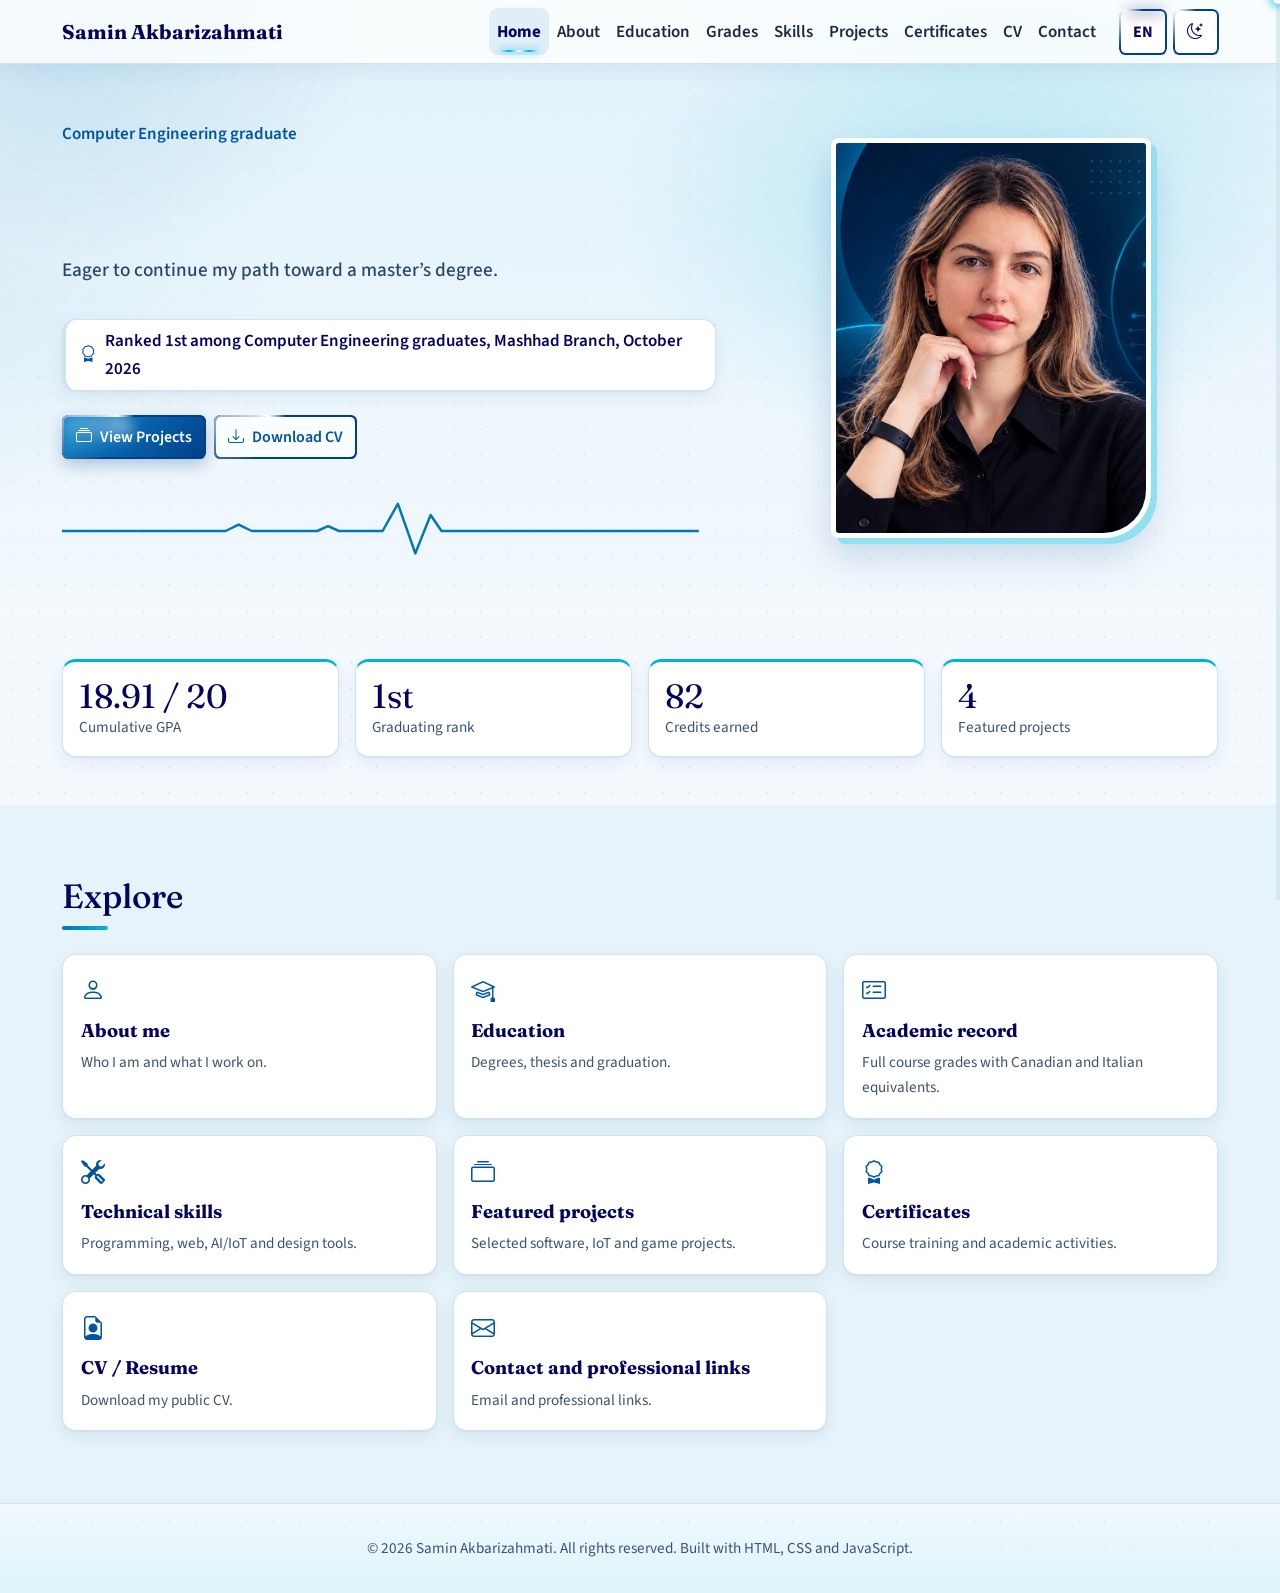
<file: index.html>
<!DOCTYPE html>
<html lang="en">
<head>
<meta charset="utf-8">
<meta name="viewport" content="width=device-width, initial-scale=1">
<title>Samin Akbarizahmati | Computer Engineering, IoT and AI</title>
<meta name="description" content="Academic portfolio of Samin Akbarizahmati, Computer Engineering graduate working on IoT, AI and digital health.">
<link rel="canonical" href="https://SaminAkbariz.github.io/">
<meta name="color-scheme" content="light dark">
<meta name="supported-color-schemes" content="light dark">
<meta name="darkreader-lock">
<meta name="theme-color" content="#f3f9fd" media="(prefers-color-scheme: light)">
<meta name="theme-color" content="#050a2e" media="(prefers-color-scheme: dark)">
<meta property="og:type" content="website">
<meta property="og:site_name" content="Samin Akbarizahmati">
<meta property="og:title" content="Samin Akbarizahmati | Computer Engineering, IoT and AI">
<meta property="og:description" content="Academic portfolio of Samin Akbarizahmati, Computer Engineering graduate working on IoT, AI and digital health.">
<meta property="og:url" content="https://SaminAkbariz.github.io/">
<meta property="og:image" content="https://SaminAkbariz.github.io/assets/images/og-image.png">
<meta property="og:image:width" content="1200"><meta property="og:image:height" content="630">
<meta name="twitter:card" content="summary_large_image">
<script type="application/ld+json">{"@context":"https://schema.org","@type":"Person","name":"Samin Akbarizahmati","url":"https://SaminAkbariz.github.io/","jobTitle":"Computer Engineering graduate","alumniOf":"Islamic Azad University","sameAs":["https://github.com/SaminAkbariz","https://www.linkedin.com/in/saminakbarizahmati"]}</script>
<link rel="icon" href="assets/images/favicon.svg" type="image/svg+xml">
<link rel="preconnect" href="https://fonts.googleapis.com">
<link rel="preconnect" href="https://fonts.gstatic.com" crossorigin>
<link rel="preconnect" href="https://cdn.jsdelivr.net" crossorigin>
<link href="https://fonts.googleapis.com/css2?family=Fraunces:opsz,wght@9..144,600;9..144,700&family=Source+Sans+3:wght@400;600&family=Vazirmatn:wght@400;600;700&display=swap" rel="stylesheet">
<link href="https://cdn.jsdelivr.net/npm/bootstrap@5.3.3/dist/css/bootstrap.min.css" rel="stylesheet">
<link href="https://cdn.jsdelivr.net/npm/bootstrap-icons@1.11.3/font/bootstrap-icons.min.css" rel="stylesheet">
<link href="assets/css/style.css" rel="stylesheet">
<script src="assets/js/theme.js"></script>
</head>
<body data-page="home">
<div id="preloader" aria-hidden="true"><canvas id="preHeart" data-scene="preheart"></canvas><div class="pre-pct" id="prePct">0%</div><div class="pre-bar"><div class="pre-fill" id="preFill"></div></div></div>
<a class="skip-link" href="#main" data-i18n="skip">Skip to content</a>
<header id="siteHeader"></header>
<main id="main">
<section id="home" class="hero">
  <div class="container">
    <div class="row align-items-center gy-4 gx-lg-5">
      <div class="col-lg-7 order-2 order-lg-1">
        <p class="hero-role" id="heroRole">Computer Engineering graduate</p>
        <h1 id="heroName"></h1>
        <p class="hero-tagline" id="heroTagline">Eager to continue my path toward a master’s degree.</p>
        <p class="hero-badge" id="heroBadge" hidden><i class="bi bi-award" aria-hidden="true"></i> <span id="heroBadgeText"></span></p>
        <div class="d-flex flex-wrap gap-2 mt-4">
          <a class="btn btn-accent" href="projects.html"><i class="bi bi-collection" aria-hidden="true"></i> <span data-i18n="viewProjects">View Projects</span></a>
          <a class="btn btn-outline-accent" href="assets/cv/Samin-Akbarizahmati-CV.pdf" download data-cv><i class="bi bi-download" aria-hidden="true"></i> <span data-i18n="downloadCV">Download CV</span></a>
        </div>
        <svg class="trace" viewBox="0 0 600 70" preserveAspectRatio="none" aria-hidden="true" focusable="false"><path d="M0 40h150l12-8 12 8h60l10-6 10 6h40l14-34 16 62 14-48 10 20h252" pathLength="1"/></svg>
      </div>
      <div class="col-lg-5 order-1 order-lg-2 text-center">
        <img id="heroPhoto" class="hero-photo" src="assets/images/profile.jpg" alt="" width="400" height="500">
      </div>
    </div>
  </div>
</section>
<section class="section stats-sec"><div class="container"><div class="row g-3" id="stats"></div></div></section>
<section class="section alt"><div class="container"><h2 data-i18n="h_explore">Explore</h2><div class="row g-3" id="explore"></div></div></section>
</main>
<footer class="site-footer"><div class="container"><span id="footerText">© 2026 Samin Akbarizahmati. All rights reserved.</span></div></footer>
<noscript><p class="container py-3">This site needs JavaScript to display its content.</p></noscript>
<script src="https://cdn.jsdelivr.net/npm/bootstrap@5.3.3/dist/js/bootstrap.bundle.min.js"></script>
<script src="assets/js/config.js"></script>
<script src="assets/js/i18n.js"></script>
<script src="assets/js/main.js"></script>
<script src="assets/js/scenes.js"></script>
</body>
</html>
</file>
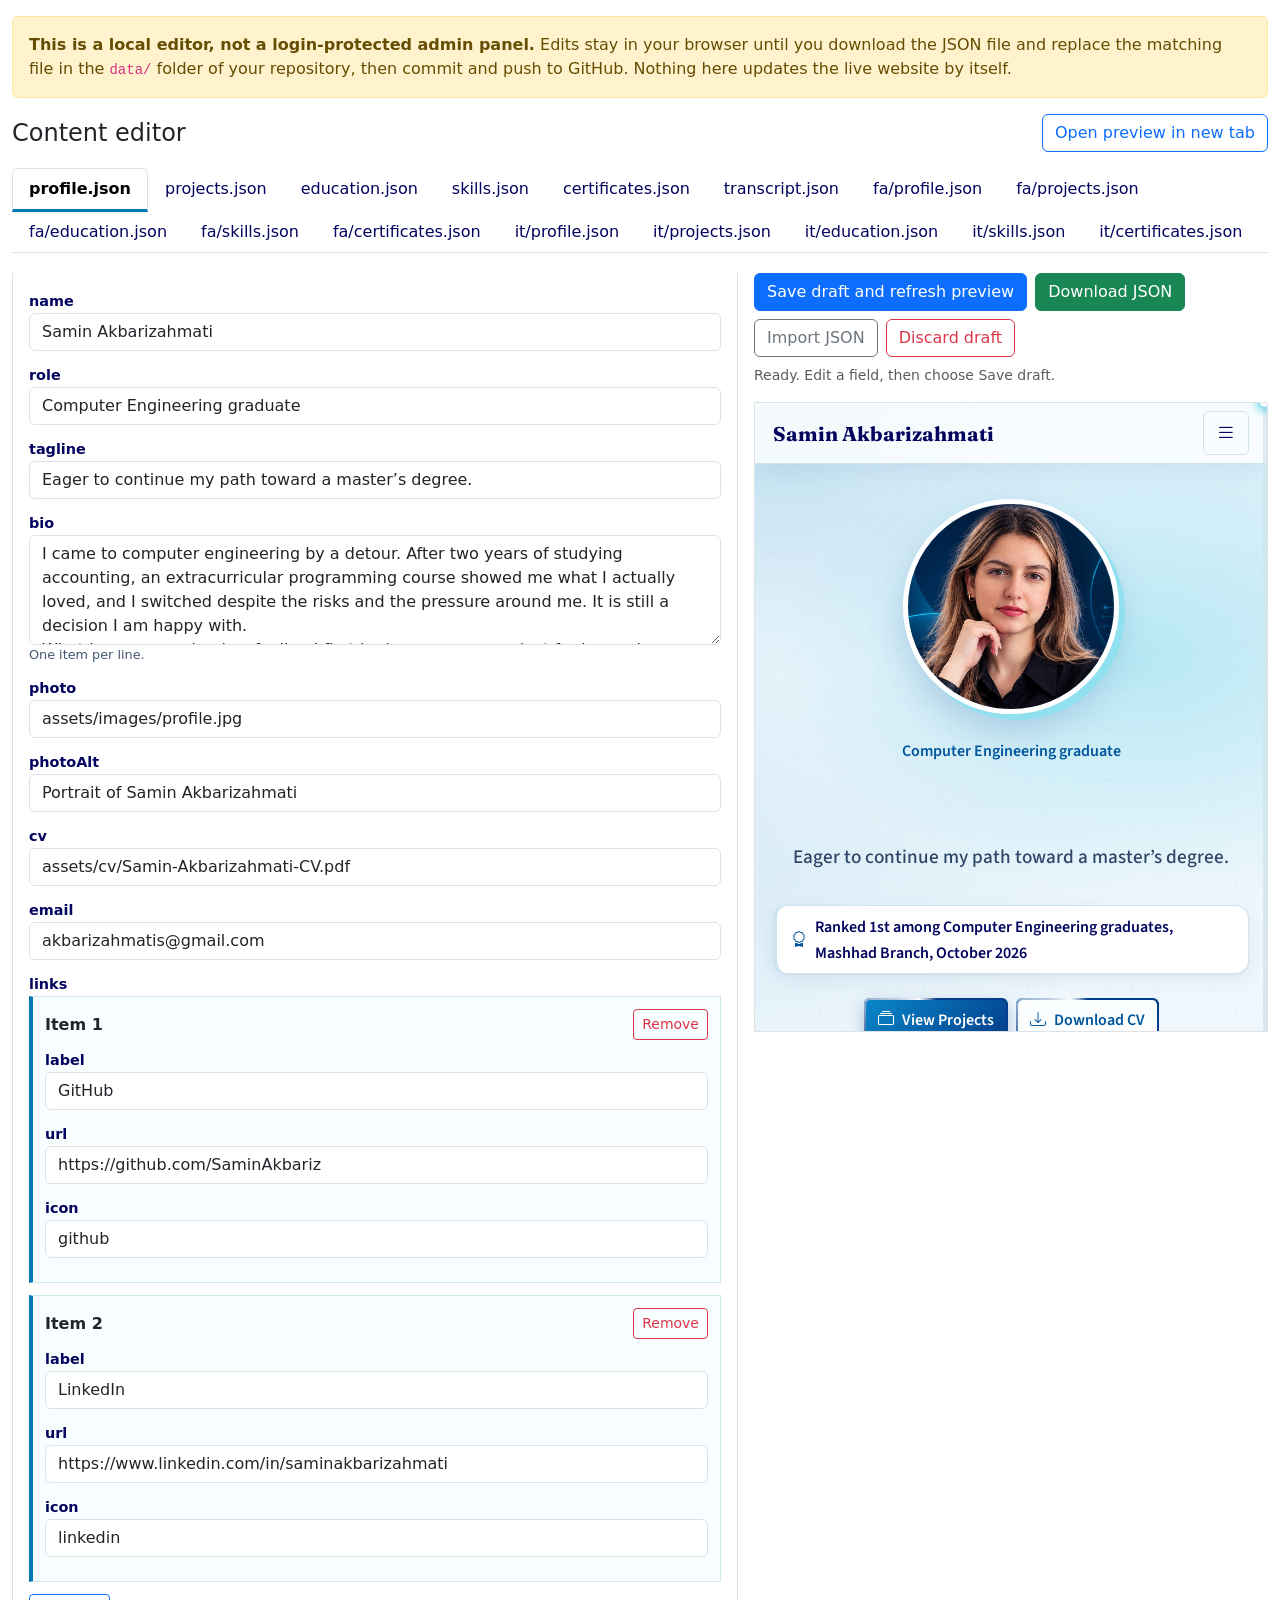
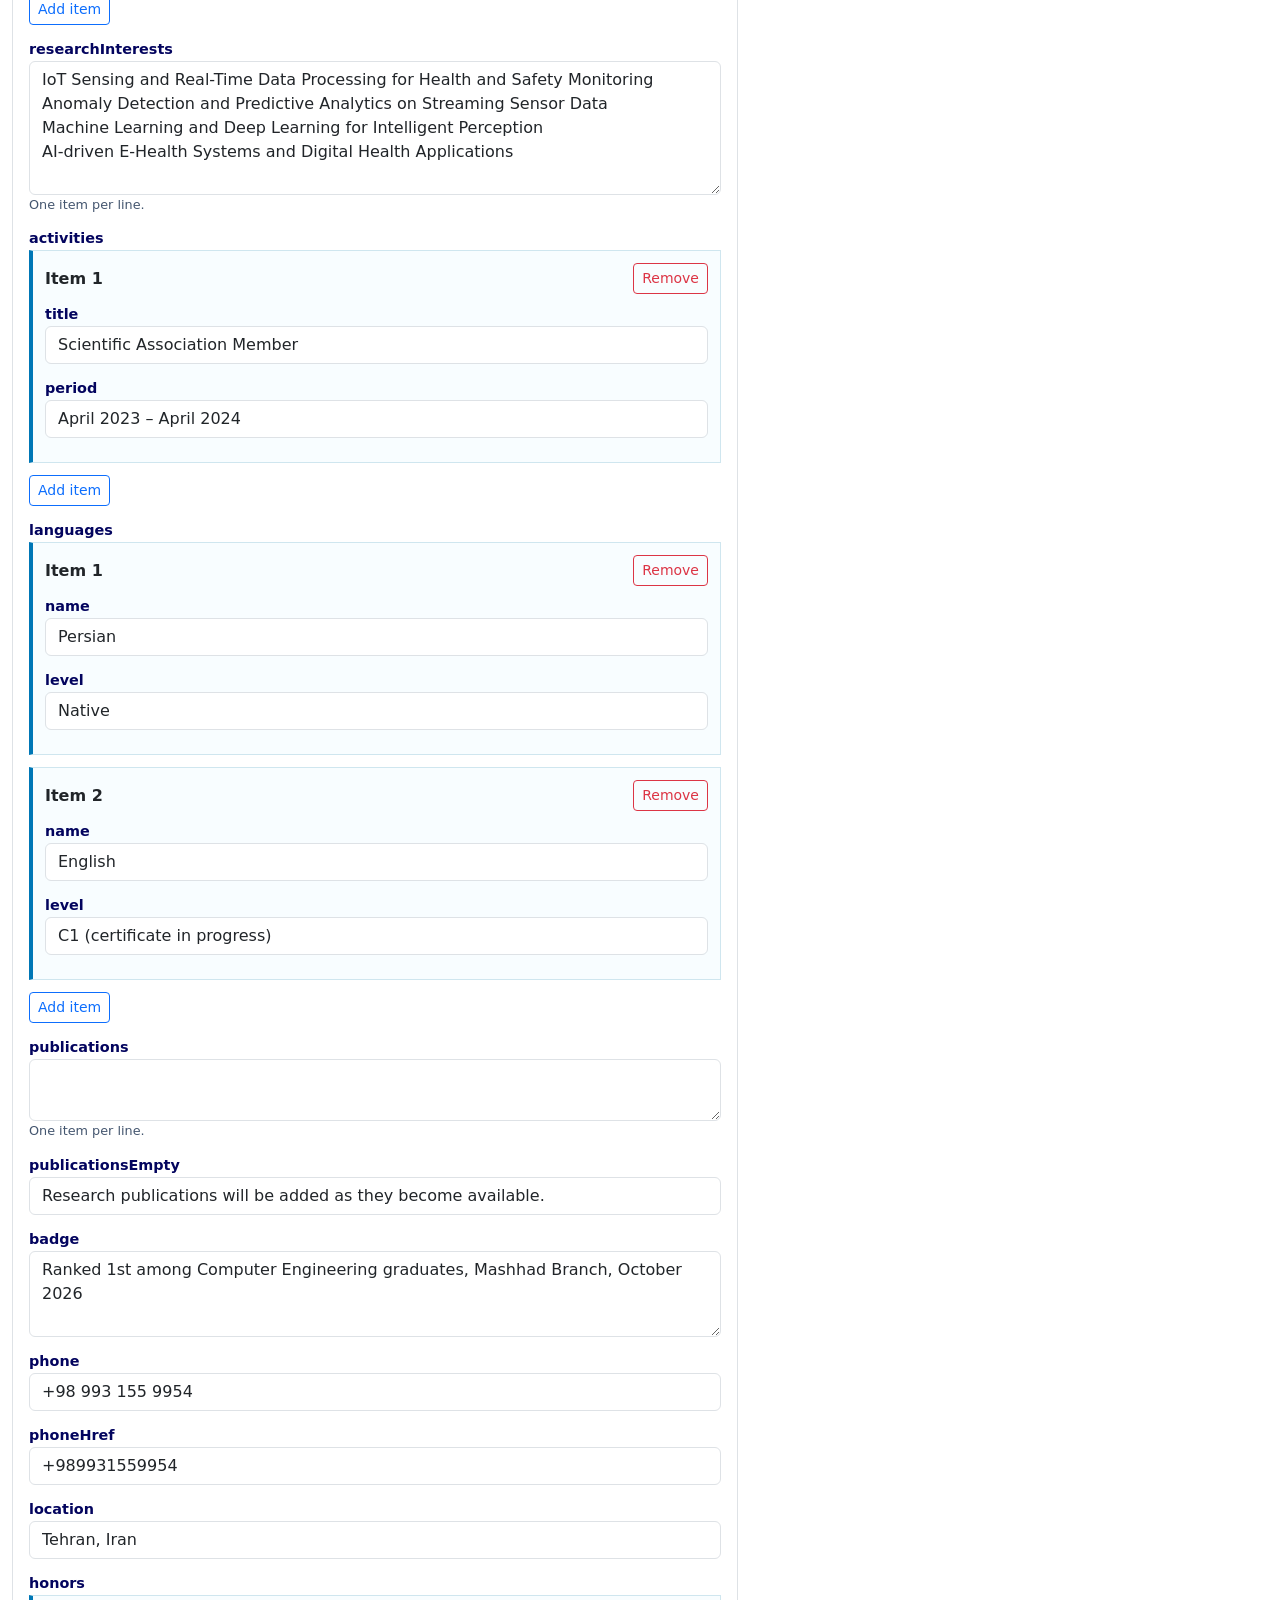
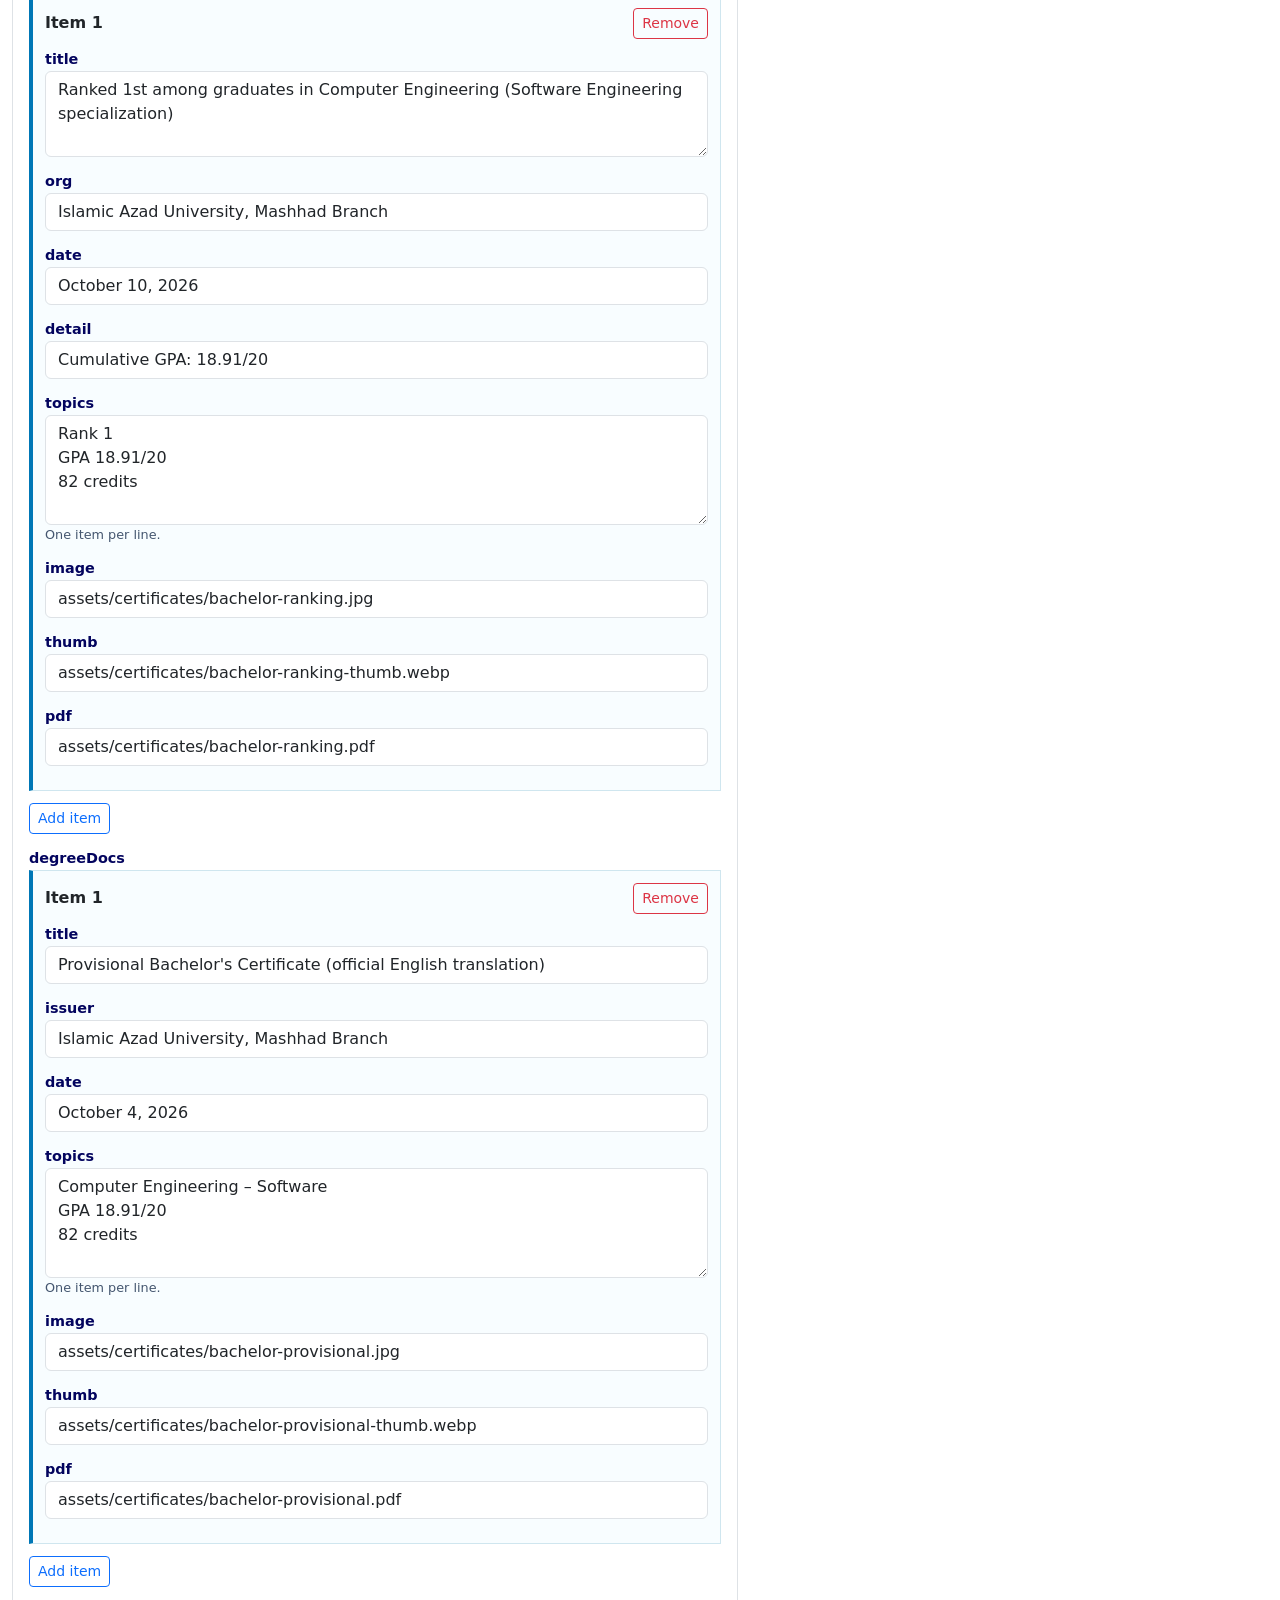
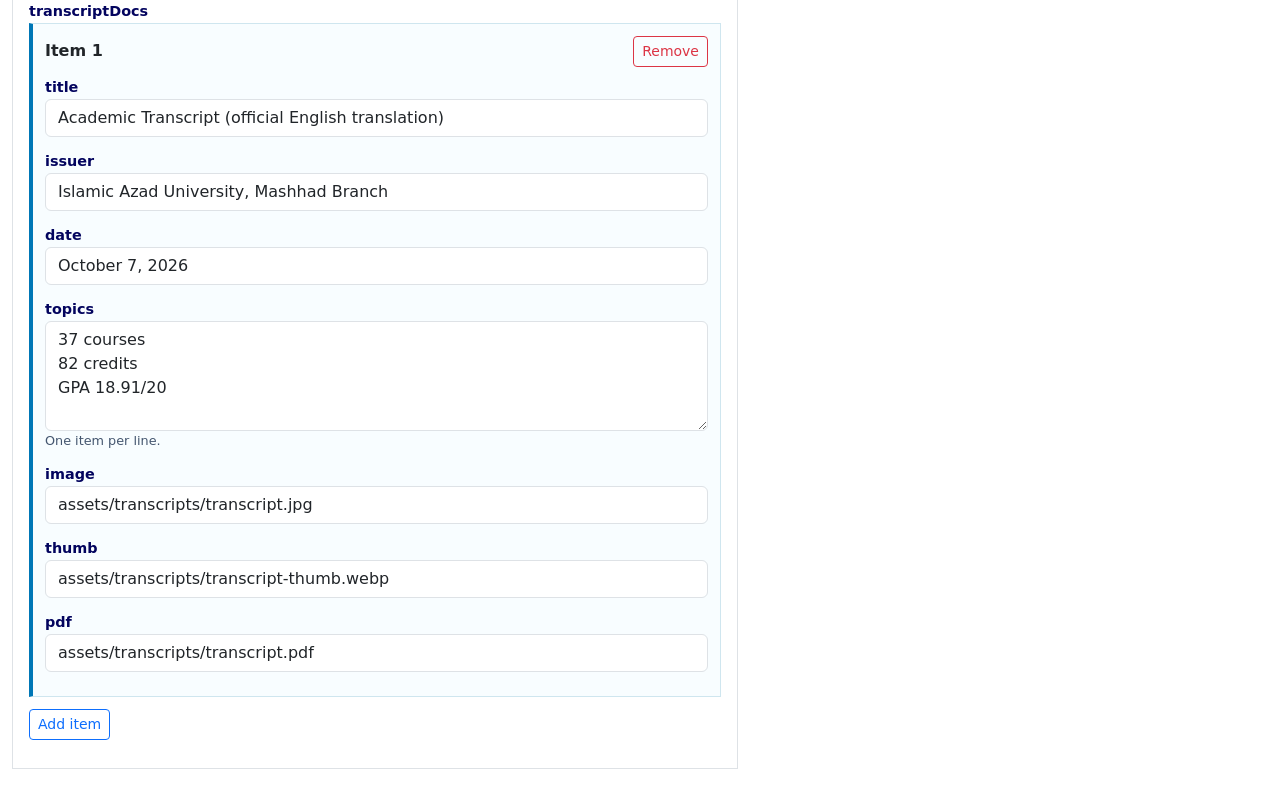
<file: admin/index.html>
<!DOCTYPE html>
<html lang="en">
<head>
<meta charset="utf-8"><meta name="color-scheme" content="light dark">
<meta name="supported-color-schemes" content="light dark">
<meta name="darkreader-lock">
<meta name="theme-color" content="#f3f9fd" media="(prefers-color-scheme: light)">
<meta name="theme-color" content="#050a2e" media="(prefers-color-scheme: dark)">
<meta name="viewport" content="width=device-width, initial-scale=1">
<title>Local content editor</title>
<meta name="robots" content="noindex">
<link href="https://cdn.jsdelivr.net/npm/bootstrap@5.3.3/dist/css/bootstrap.min.css" rel="stylesheet">
<link href="admin.css" rel="stylesheet">
</head>
<body>
<div class="container-fluid py-3">
  <div class="alert alert-warning" role="note">
    <strong>This is a local editor, not a login-protected admin panel.</strong> Edits stay in your browser until you download the JSON file and replace the matching file in the <code>data/</code> folder of your repository, then commit and push to GitHub. Nothing here updates the live website by itself.
  </div>
  <div class="d-flex flex-wrap gap-2 align-items-center mb-3">
    <h1 class="h4 m-0 me-auto">Content editor</h1>
    <a class="btn btn-outline-primary" href="../index.html?preview=1" target="preview">Open preview in new tab</a>
  </div>
  <ul class="nav nav-tabs" id="tabs" role="tablist"></ul>
  <div class="row g-3 mt-1">
    <div class="col-lg-7"><div id="form" class="p-3 border border-top-0"></div></div>
    <div class="col-lg-5">
      <div class="d-flex flex-wrap gap-2 mb-2">
        <button class="btn btn-primary" id="save" type="button">Save draft and refresh preview</button>
        <button class="btn btn-success" id="download" type="button">Download JSON</button>
        <label class="btn btn-outline-secondary mb-0">Import JSON<input type="file" id="import" accept="application/json" hidden></label>
        <button class="btn btn-outline-danger" id="reset" type="button">Discard draft</button>
      </div>
      <p class="small text-muted" id="status" role="status">Loading...</p>
      <iframe id="preview" title="Live preview of the portfolio" class="w-100 border" style="height:70vh"></iframe>
    </div>
  </div>
</div>
<script src="admin.js"></script>
</body>
</html>
</file>
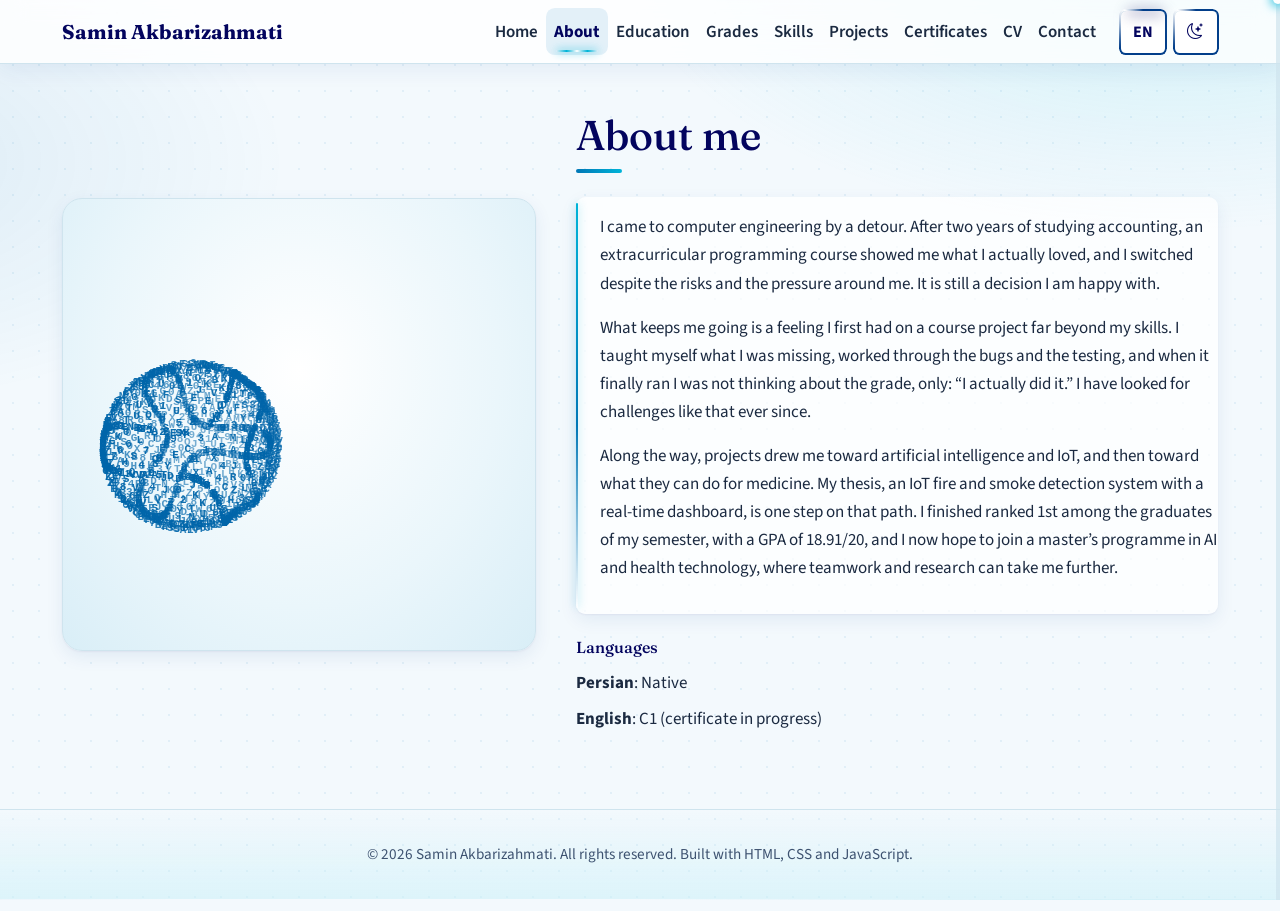
<file: about.html>
<!DOCTYPE html>
<html lang="en">
<head>
<meta charset="utf-8">
<meta name="viewport" content="width=device-width, initial-scale=1">
<title>About me | Samin Akbarizahmati</title>
<meta name="description" content="Who Samin Akbarizahmati is, languages and interests.">
<link rel="canonical" href="https://SaminAkbariz.github.io/about.html">
<meta name="color-scheme" content="light dark">
<meta name="supported-color-schemes" content="light dark">
<meta name="darkreader-lock">
<meta name="theme-color" content="#f3f9fd" media="(prefers-color-scheme: light)">
<meta name="theme-color" content="#050a2e" media="(prefers-color-scheme: dark)">
<meta property="og:type" content="website">
<meta property="og:site_name" content="Samin Akbarizahmati">
<meta property="og:title" content="About me | Samin Akbarizahmati">
<meta property="og:description" content="Who Samin Akbarizahmati is, languages and interests.">
<meta property="og:url" content="https://SaminAkbariz.github.io/about.html">
<meta property="og:image" content="https://SaminAkbariz.github.io/assets/images/og-image.png">
<meta property="og:image:width" content="1200"><meta property="og:image:height" content="630">
<meta name="twitter:card" content="summary_large_image">
<link rel="icon" href="assets/images/favicon.svg" type="image/svg+xml">
<link rel="preconnect" href="https://fonts.googleapis.com">
<link rel="preconnect" href="https://fonts.gstatic.com" crossorigin>
<link rel="preconnect" href="https://cdn.jsdelivr.net" crossorigin>
<link href="https://fonts.googleapis.com/css2?family=Fraunces:opsz,wght@9..144,600;9..144,700&family=Source+Sans+3:wght@400;600&family=Vazirmatn:wght@400;600;700&display=swap" rel="stylesheet">
<link href="https://cdn.jsdelivr.net/npm/bootstrap@5.3.3/dist/css/bootstrap.min.css" rel="stylesheet">
<link href="https://cdn.jsdelivr.net/npm/bootstrap-icons@1.11.3/font/bootstrap-icons.min.css" rel="stylesheet">
<link href="assets/css/style.css" rel="stylesheet">
<script src="assets/js/theme.js"></script>
</head>
<body data-page="about">
<div id="preloader" aria-hidden="true"><canvas id="preHeart" data-scene="preheart"></canvas><div class="pre-pct" id="prePct">0%</div><div class="pre-bar"><div class="pre-fill" id="preFill"></div></div></div>
<a class="skip-link" href="#main" data-i18n="skip">Skip to content</a>
<header id="siteHeader"></header>
<main id="main">
<section class="section page-top"><div class="container">
<div class="split scene-left">
  <div class="scene-col"><canvas class="sc sc-ball" data-scene="ball" role="button" tabindex="0" data-explode></canvas></div>
  <div><h1 class="page-title" data-i18n="h_about">About me</h1><div class="prose about-text" id="aboutText"><p>I came to computer engineering by a detour. After two years of studying accounting, an extracurricular programming course showed me what I actually loved, and I switched despite the risks and the pressure around me. It is still a decision I am happy with.</p><p>What keeps me going is a feeling I first had on a course project far beyond my skills. I taught myself what I was missing, worked through the bugs and the testing, and when it finally ran I was not thinking about the grade, only: “I actually did it.” I have looked for challenges like that ever since.</p><p>Along the way, projects drew me toward artificial intelligence and IoT, and then toward what they can do for medicine. My thesis, an IoT fire and smoke detection system with a real-time dashboard, is one step on that path. I finished ranked 1st among the graduates of my semester, with a GPA of 18.91/20, and I now hope to join a master’s programme in AI and health technology, where teamwork and research can take me further.</p></div><h3 class="h6 mt-4" data-i18n="h_lang">Languages</h3><ul class="plain" id="languages"></ul></div>
</div>
</div></section>
</main>
<footer class="site-footer"><div class="container"><span id="footerText">© 2026 Samin Akbarizahmati. All rights reserved.</span></div></footer>
<noscript><p class="container py-3">This site needs JavaScript to display its content.</p></noscript>
<script src="https://cdn.jsdelivr.net/npm/bootstrap@5.3.3/dist/js/bootstrap.bundle.min.js"></script>
<script src="assets/js/config.js"></script>
<script src="assets/js/i18n.js"></script>
<script src="assets/js/main.js"></script>
<script src="assets/js/scenes.js"></script>
</body>
</html>
</file>
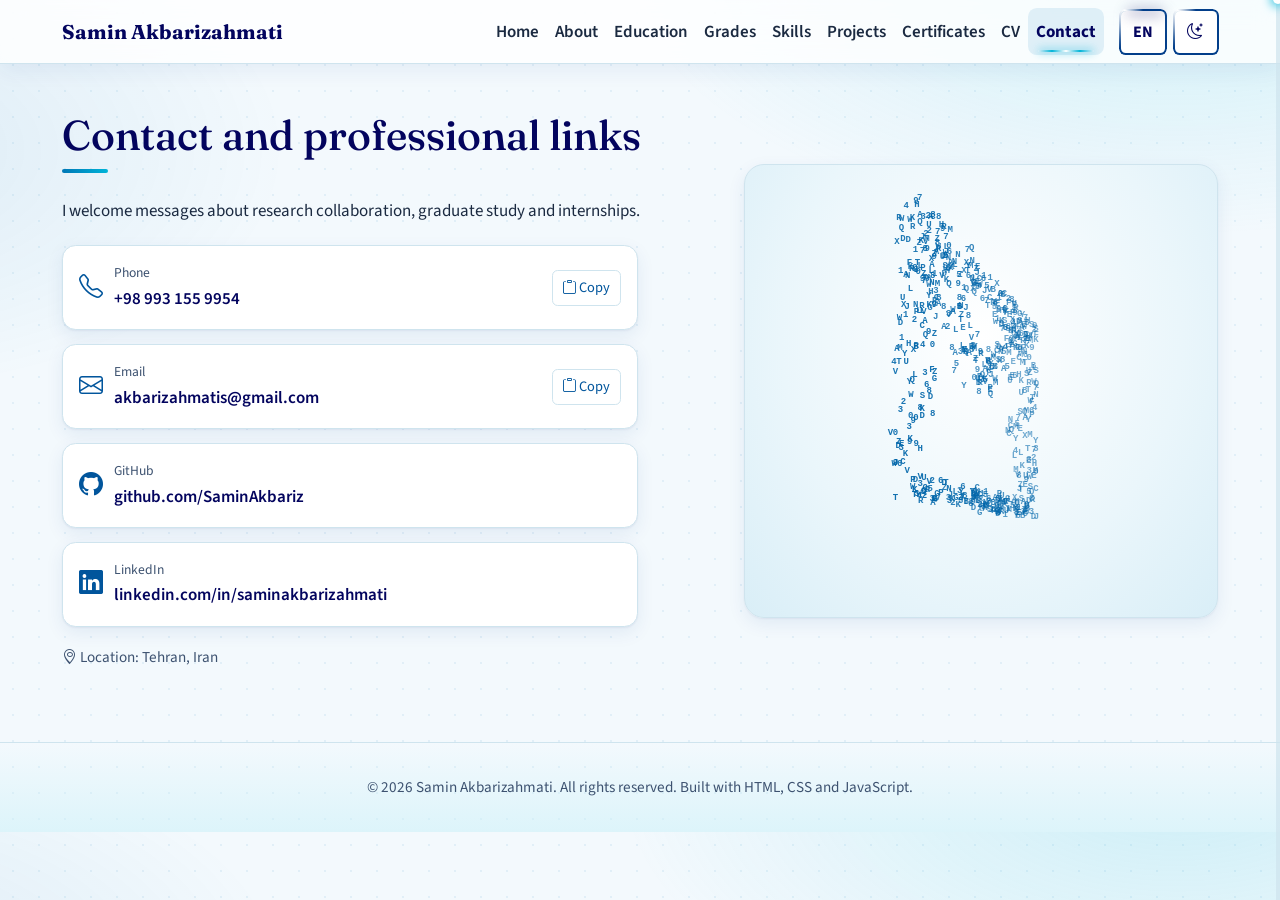
<file: contact.html>
<!DOCTYPE html>
<html lang="en">
<head>
<meta charset="utf-8">
<meta name="viewport" content="width=device-width, initial-scale=1">
<title>Contact | Samin Akbarizahmati</title>
<meta name="description" content="Phone, email and professional links.">
<link rel="canonical" href="https://SaminAkbariz.github.io/contact.html">
<meta name="color-scheme" content="light dark">
<meta name="supported-color-schemes" content="light dark">
<meta name="darkreader-lock">
<meta name="theme-color" content="#f3f9fd" media="(prefers-color-scheme: light)">
<meta name="theme-color" content="#050a2e" media="(prefers-color-scheme: dark)">
<meta property="og:type" content="website">
<meta property="og:site_name" content="Samin Akbarizahmati">
<meta property="og:title" content="Contact | Samin Akbarizahmati">
<meta property="og:description" content="Phone, email and professional links.">
<meta property="og:url" content="https://SaminAkbariz.github.io/contact.html">
<meta property="og:image" content="https://SaminAkbariz.github.io/assets/images/og-image.png">
<meta property="og:image:width" content="1200"><meta property="og:image:height" content="630">
<meta name="twitter:card" content="summary_large_image">
<link rel="icon" href="assets/images/favicon.svg" type="image/svg+xml">
<link rel="preconnect" href="https://fonts.googleapis.com">
<link rel="preconnect" href="https://fonts.gstatic.com" crossorigin>
<link rel="preconnect" href="https://cdn.jsdelivr.net" crossorigin>
<link href="https://fonts.googleapis.com/css2?family=Fraunces:opsz,wght@9..144,600;9..144,700&family=Source+Sans+3:wght@400;600&family=Vazirmatn:wght@400;600;700&display=swap" rel="stylesheet">
<link href="https://cdn.jsdelivr.net/npm/bootstrap@5.3.3/dist/css/bootstrap.min.css" rel="stylesheet">
<link href="https://cdn.jsdelivr.net/npm/bootstrap-icons@1.11.3/font/bootstrap-icons.min.css" rel="stylesheet">
<link href="assets/css/style.css" rel="stylesheet">
<script src="assets/js/theme.js"></script>
</head>
<body data-page="contact">
<div id="preloader" aria-hidden="true"><canvas id="preHeart" data-scene="preheart"></canvas><div class="pre-pct" id="prePct">0%</div><div class="pre-bar"><div class="pre-fill" id="preFill"></div></div></div>
<a class="skip-link" href="#main" data-i18n="skip">Skip to content</a>
<header id="siteHeader"></header>
<main id="main">
<section class="section page-top"><div class="container">
<div class="split">
  <div><h1 class="page-title" data-i18n="h_contact">Contact and professional links</h1><p data-i18n="contact_p">I welcome messages about research collaboration, graduate study and internships.</p><div class="contact-grid" id="contactCards"></div></div>
  <div class="scene-col"><canvas class="sc sc-mail" data-scene="mail" role="button" tabindex="0" data-explode></canvas></div>
</div>
</div></section>
</main>
<footer class="site-footer"><div class="container"><span id="footerText">© 2026 Samin Akbarizahmati. All rights reserved.</span></div></footer>
<noscript><p class="container py-3">This site needs JavaScript to display its content.</p></noscript>
<script src="https://cdn.jsdelivr.net/npm/bootstrap@5.3.3/dist/js/bootstrap.bundle.min.js"></script>
<script src="assets/js/config.js"></script>
<script src="assets/js/i18n.js"></script>
<script src="assets/js/main.js"></script>
<script src="assets/js/scenes.js"></script>
</body>
</html>
</file>
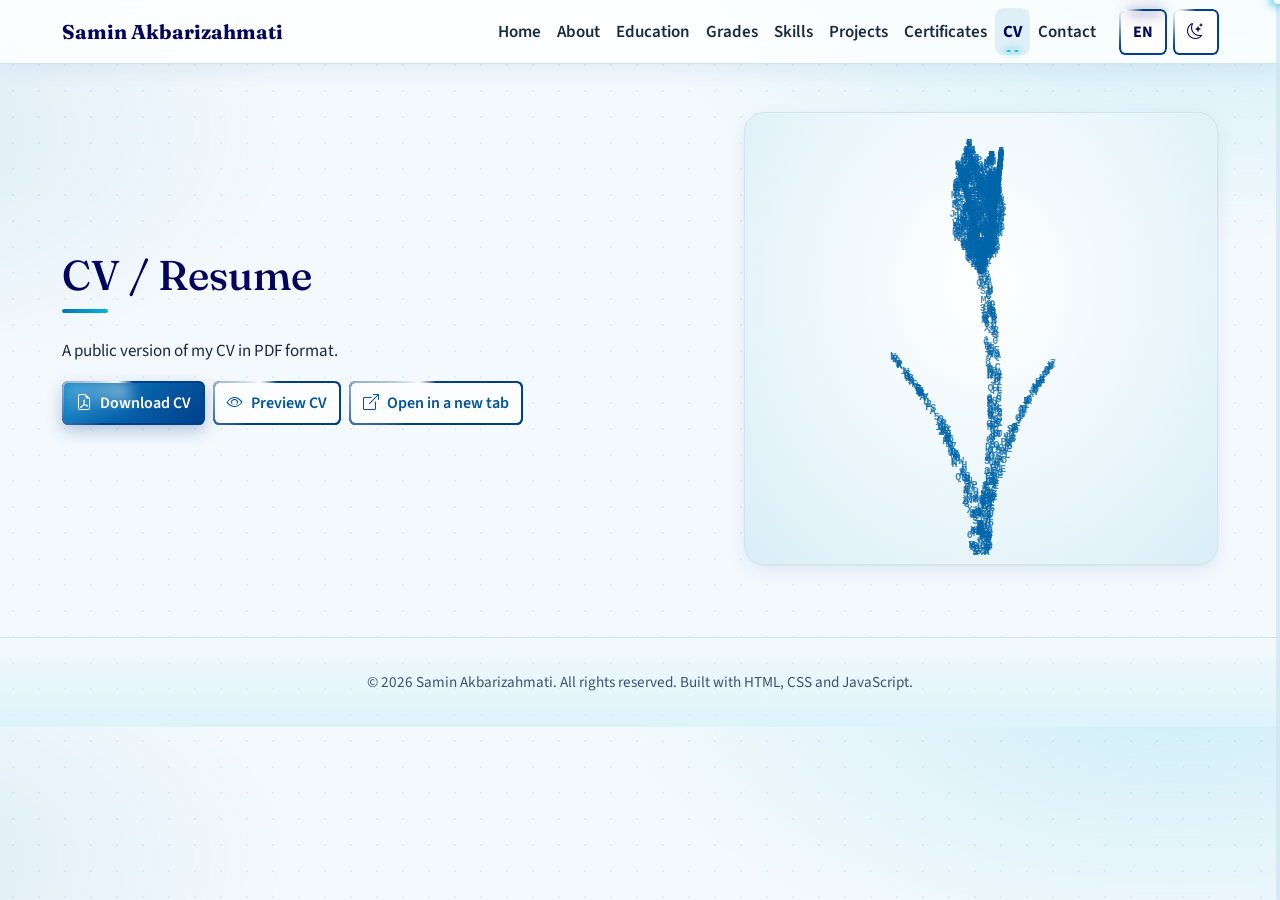
<file: cv.html>
<!DOCTYPE html>
<html lang="en">
<head>
<meta charset="utf-8">
<meta name="viewport" content="width=device-width, initial-scale=1">
<title>CV | Samin Akbarizahmati</title>
<meta name="description" content="Download or preview the public CV.">
<link rel="canonical" href="https://SaminAkbariz.github.io/cv.html">
<meta name="color-scheme" content="light dark">
<meta name="supported-color-schemes" content="light dark">
<meta name="darkreader-lock">
<meta name="theme-color" content="#f3f9fd" media="(prefers-color-scheme: light)">
<meta name="theme-color" content="#050a2e" media="(prefers-color-scheme: dark)">
<meta property="og:type" content="website">
<meta property="og:site_name" content="Samin Akbarizahmati">
<meta property="og:title" content="CV | Samin Akbarizahmati">
<meta property="og:description" content="Download or preview the public CV.">
<meta property="og:url" content="https://SaminAkbariz.github.io/cv.html">
<meta property="og:image" content="https://SaminAkbariz.github.io/assets/images/og-image.png">
<meta property="og:image:width" content="1200"><meta property="og:image:height" content="630">
<meta name="twitter:card" content="summary_large_image">
<link rel="icon" href="assets/images/favicon.svg" type="image/svg+xml">
<link rel="preconnect" href="https://fonts.googleapis.com">
<link rel="preconnect" href="https://fonts.gstatic.com" crossorigin>
<link rel="preconnect" href="https://cdn.jsdelivr.net" crossorigin>
<link href="https://fonts.googleapis.com/css2?family=Fraunces:opsz,wght@9..144,600;9..144,700&family=Source+Sans+3:wght@400;600&family=Vazirmatn:wght@400;600;700&display=swap" rel="stylesheet">
<link href="https://cdn.jsdelivr.net/npm/bootstrap@5.3.3/dist/css/bootstrap.min.css" rel="stylesheet">
<link href="https://cdn.jsdelivr.net/npm/bootstrap-icons@1.11.3/font/bootstrap-icons.min.css" rel="stylesheet">
<link href="assets/css/style.css" rel="stylesheet">
<script src="assets/js/theme.js"></script>
</head>
<body data-page="cv">
<div id="preloader" aria-hidden="true"><canvas id="preHeart" data-scene="preheart"></canvas><div class="pre-pct" id="prePct">0%</div><div class="pre-bar"><div class="pre-fill" id="preFill"></div></div></div>
<a class="skip-link" href="#main" data-i18n="skip">Skip to content</a>
<header id="siteHeader"></header>
<main id="main">
<section class="section page-top"><div class="container">
<div class="split">
  <div><h1 class="page-title" data-i18n="h_cv">CV / Resume</h1><p data-i18n="cv_p">A public version of my CV in PDF format.</p>
    <div class="d-flex flex-wrap gap-2"><a class="btn btn-accent" href="assets/cv/Samin-Akbarizahmati-CV.pdf" download data-cv><i class="bi bi-file-earmark-pdf" aria-hidden="true"></i> <span data-i18n="downloadCV">Download CV</span></a>
      <button class="btn btn-outline-accent" id="cvPreviewBtn" type="button" aria-expanded="false" aria-controls="cvPreview"><i class="bi bi-eye" aria-hidden="true"></i> <span id="cvPreviewText">Preview CV</span></button>
      <a class="btn btn-outline-accent" id="cvNewTab" href="assets/cv/Samin-Akbarizahmati-CV.pdf" target="_blank" rel="noopener"><i class="bi bi-box-arrow-up-right" aria-hidden="true"></i> <span id="cvNewTabText">Open in a new tab</span></a>
    </div>
    <p class="note mt-2" id="cvNote" data-i18n="cv_missing" hidden>The CV file has not been uploaded yet. Please contact me by email.</p>
    <div id="cvPreview" class="cv-preview" hidden><div id="cvPages" class="cv-pages" aria-live="polite"></div></div>
  </div>
  <div class="scene-col"><canvas class="sc sc-flower" data-scene="flower" role="button" tabindex="0" data-explode></canvas></div>
</div>
</div></section>
</main>
<footer class="site-footer"><div class="container"><span id="footerText">© 2026 Samin Akbarizahmati. All rights reserved.</span></div></footer>
<noscript><p class="container py-3">This site needs JavaScript to display its content.</p></noscript>
<script src="https://cdn.jsdelivr.net/npm/bootstrap@5.3.3/dist/js/bootstrap.bundle.min.js"></script>
<script src="assets/js/config.js"></script>
<script src="assets/js/i18n.js"></script>
<script src="assets/js/main.js"></script>
<script src="assets/js/scenes.js"></script>
</body>
</html>
</file>
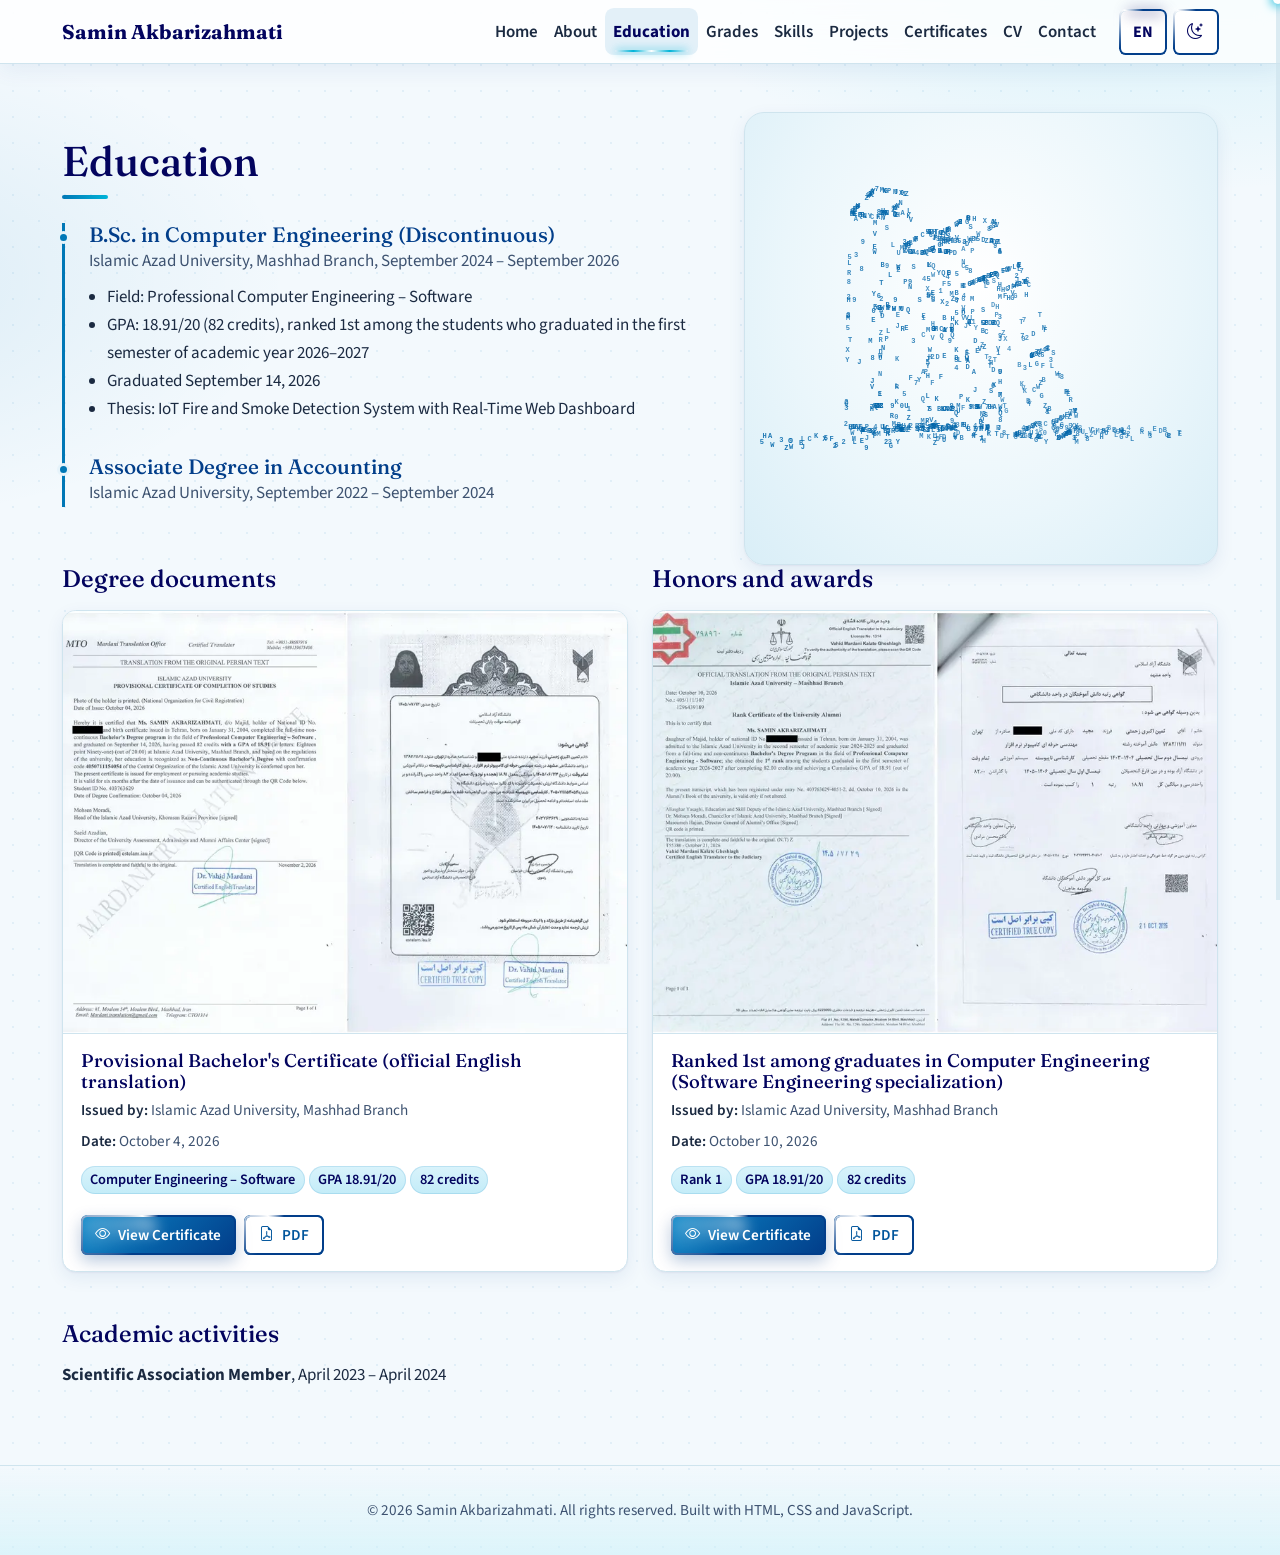
<file: education.html>
<!DOCTYPE html>
<html lang="en">
<head>
<meta charset="utf-8">
<meta name="viewport" content="width=device-width, initial-scale=1">
<title>Education | Samin Akbarizahmati</title>
<meta name="description" content="Degrees, thesis and graduation details.">
<link rel="canonical" href="https://SaminAkbariz.github.io/education.html">
<meta name="color-scheme" content="light dark">
<meta name="supported-color-schemes" content="light dark">
<meta name="darkreader-lock">
<meta name="theme-color" content="#f3f9fd" media="(prefers-color-scheme: light)">
<meta name="theme-color" content="#050a2e" media="(prefers-color-scheme: dark)">
<meta property="og:type" content="website">
<meta property="og:site_name" content="Samin Akbarizahmati">
<meta property="og:title" content="Education | Samin Akbarizahmati">
<meta property="og:description" content="Degrees, thesis and graduation details.">
<meta property="og:url" content="https://SaminAkbariz.github.io/education.html">
<meta property="og:image" content="https://SaminAkbariz.github.io/assets/images/og-image.png">
<meta property="og:image:width" content="1200"><meta property="og:image:height" content="630">
<meta name="twitter:card" content="summary_large_image">
<link rel="icon" href="assets/images/favicon.svg" type="image/svg+xml">
<link rel="preconnect" href="https://fonts.googleapis.com">
<link rel="preconnect" href="https://fonts.gstatic.com" crossorigin>
<link rel="preconnect" href="https://cdn.jsdelivr.net" crossorigin>
<link href="https://fonts.googleapis.com/css2?family=Fraunces:opsz,wght@9..144,600;9..144,700&family=Source+Sans+3:wght@400;600&family=Vazirmatn:wght@400;600;700&display=swap" rel="stylesheet">
<link href="https://cdn.jsdelivr.net/npm/bootstrap@5.3.3/dist/css/bootstrap.min.css" rel="stylesheet">
<link href="https://cdn.jsdelivr.net/npm/bootstrap-icons@1.11.3/font/bootstrap-icons.min.css" rel="stylesheet">
<link href="assets/css/style.css" rel="stylesheet">
<script src="assets/js/theme.js"></script>
</head>
<body data-page="education">
<div id="preloader" aria-hidden="true"><canvas id="preHeart" data-scene="preheart"></canvas><div class="pre-pct" id="prePct">0%</div><div class="pre-bar"><div class="pre-fill" id="preFill"></div></div></div>
<a class="skip-link" href="#main" data-i18n="skip">Skip to content</a>
<header id="siteHeader"></header>
<main id="main">
<section class="section page-top"><div class="container">
<div class="split">
  <div><h1 class="page-title" data-i18n="h_education">Education</h1><div class="timeline" id="educationList"></div></div>
  <div class="scene-col"><canvas class="sc sc-books" data-scene="books" role="button" tabindex="0" data-explode></canvas></div>
</div>
<div class="row g-4 edu-pair">
  <div class="col-lg-6" id="eduDocsBlock"><h2 class="h4" data-i18n="h_edu_docs">Degree documents</h2><div class="edu-stack" id="eduDocs"></div></div>
  <div class="col-lg-6" id="honorsBlock"><h2 class="h4" data-i18n="h_honors">Honors and awards</h2><div class="edu-stack" id="honorsList"></div></div>
</div>
<div class="edu-rest">
  <h2 class="h4 mt-5" data-i18n="h_activities">Academic activities</h2><ul class="plain" id="activities"></ul>
</div>
</div></section>
</main>
<footer class="site-footer"><div class="container"><span id="footerText">© 2026 Samin Akbarizahmati. All rights reserved.</span></div></footer>
<noscript><p class="container py-3">This site needs JavaScript to display its content.</p></noscript>
<script src="https://cdn.jsdelivr.net/npm/bootstrap@5.3.3/dist/js/bootstrap.bundle.min.js"></script>
<script src="assets/js/config.js"></script>
<script src="assets/js/i18n.js"></script>
<script src="assets/js/main.js"></script>
<script src="assets/js/scenes.js"></script>
</body>
</html>
</file>
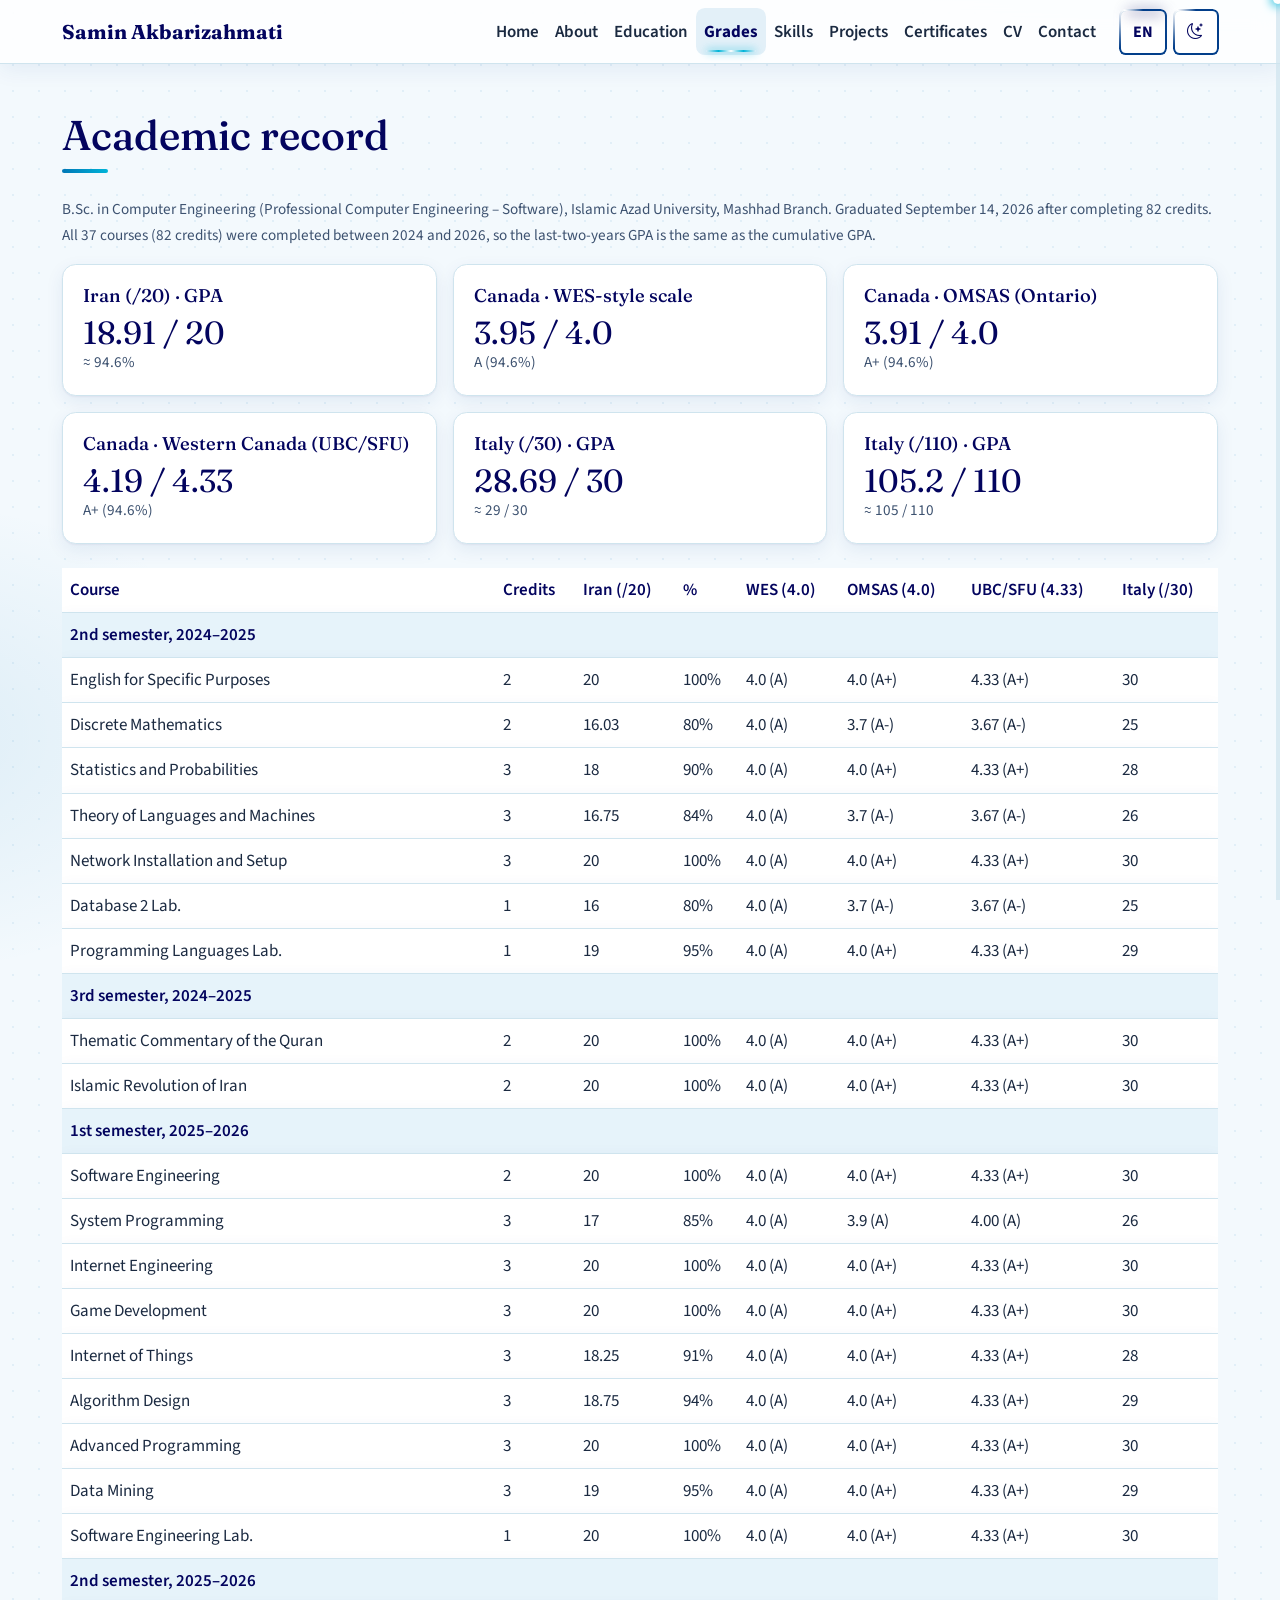
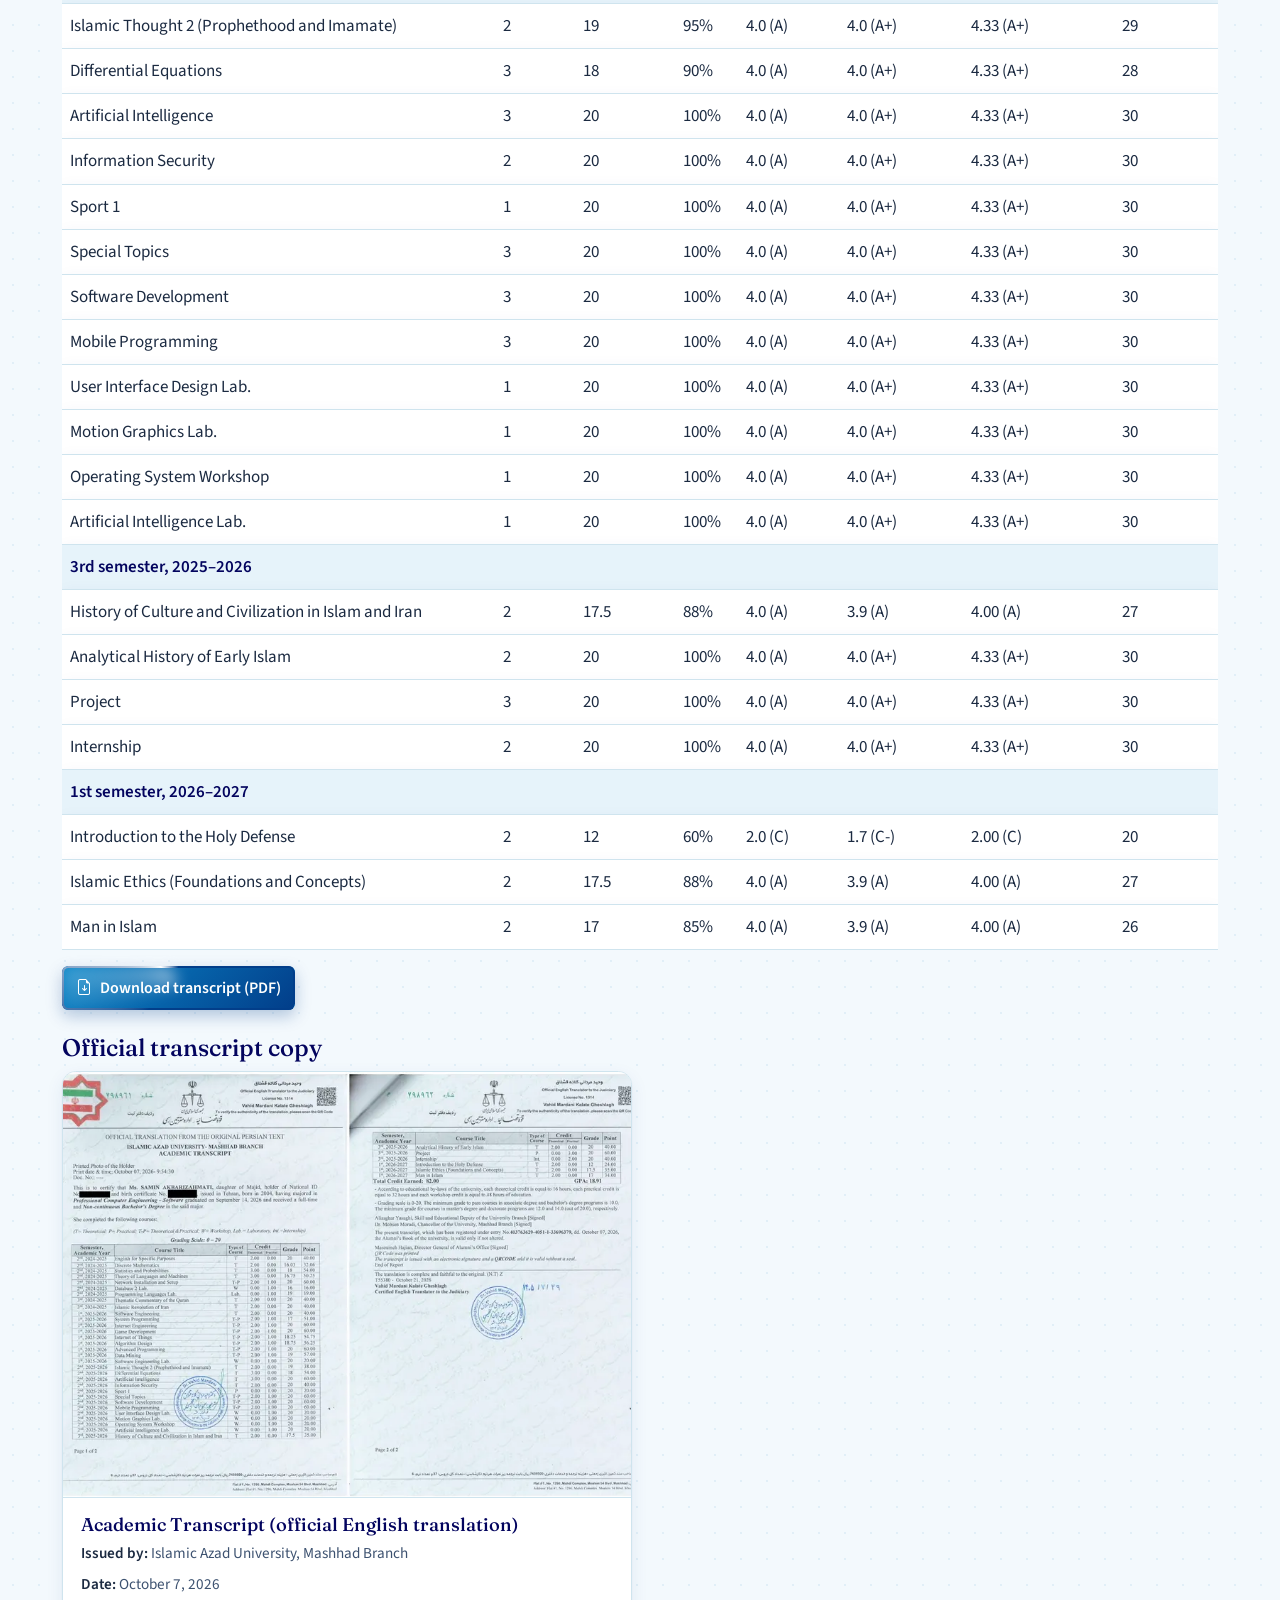
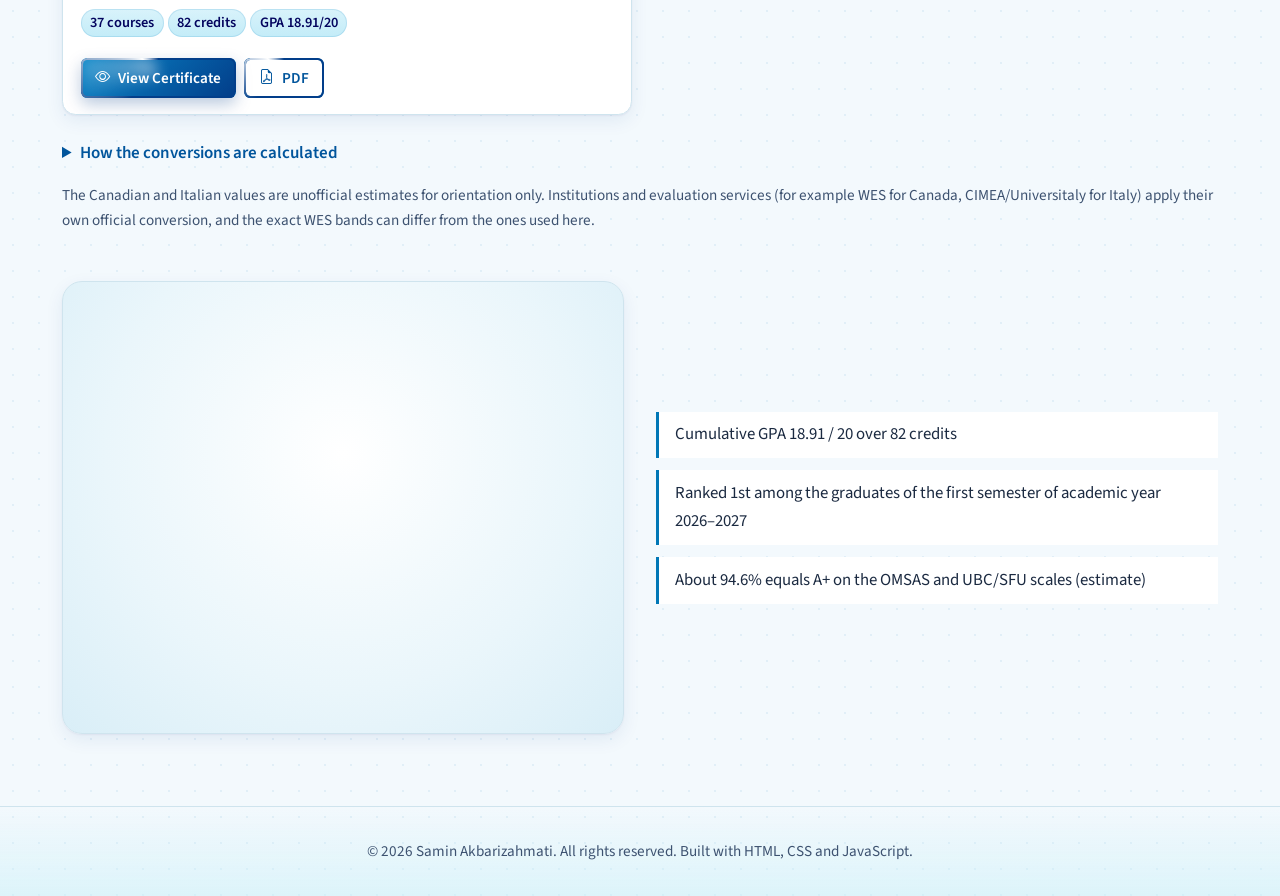
<file: grades.html>
<!DOCTYPE html>
<html lang="en">
<head>
<meta charset="utf-8">
<meta name="viewport" content="width=device-width, initial-scale=1">
<title>Academic record | Samin Akbarizahmati</title>
<meta name="description" content="Full course grades with Iranian, Canadian and Italian equivalents.">
<link rel="canonical" href="https://SaminAkbariz.github.io/grades.html">
<meta name="color-scheme" content="light dark">
<meta name="supported-color-schemes" content="light dark">
<meta name="darkreader-lock">
<meta name="theme-color" content="#f3f9fd" media="(prefers-color-scheme: light)">
<meta name="theme-color" content="#050a2e" media="(prefers-color-scheme: dark)">
<meta property="og:type" content="website">
<meta property="og:site_name" content="Samin Akbarizahmati">
<meta property="og:title" content="Academic record | Samin Akbarizahmati">
<meta property="og:description" content="Full course grades with Iranian, Canadian and Italian equivalents.">
<meta property="og:url" content="https://SaminAkbariz.github.io/grades.html">
<meta property="og:image" content="https://SaminAkbariz.github.io/assets/images/og-image.png">
<meta property="og:image:width" content="1200"><meta property="og:image:height" content="630">
<meta name="twitter:card" content="summary_large_image">
<link rel="icon" href="assets/images/favicon.svg" type="image/svg+xml">
<link rel="preconnect" href="https://fonts.googleapis.com">
<link rel="preconnect" href="https://fonts.gstatic.com" crossorigin>
<link rel="preconnect" href="https://cdn.jsdelivr.net" crossorigin>
<link href="https://fonts.googleapis.com/css2?family=Fraunces:opsz,wght@9..144,600;9..144,700&family=Source+Sans+3:wght@400;600&family=Vazirmatn:wght@400;600;700&display=swap" rel="stylesheet">
<link href="https://cdn.jsdelivr.net/npm/bootstrap@5.3.3/dist/css/bootstrap.min.css" rel="stylesheet">
<link href="https://cdn.jsdelivr.net/npm/bootstrap-icons@1.11.3/font/bootstrap-icons.min.css" rel="stylesheet">
<link href="assets/css/style.css" rel="stylesheet">
<script src="assets/js/theme.js"></script>
</head>
<body data-page="transcript">
<div id="preloader" aria-hidden="true"><canvas id="preHeart" data-scene="preheart"></canvas><div class="pre-pct" id="prePct">0%</div><div class="pre-bar"><div class="pre-fill" id="preFill"></div></div></div>
<a class="skip-link" href="#main" data-i18n="skip">Skip to content</a>
<header id="siteHeader"></header>
<main id="main">
<section class="section page-top"><div class="container">
<h1 class="page-title" data-i18n="h_transcript">Academic record</h1>
  <p class="note" id="trScope"></p>
  <div class="row g-3 mb-4" id="gpaCards"></div>
  <div class="table-responsive"><table class="table grades" id="gradeTable"></table></div>
  <div class="mt-3 d-flex flex-wrap gap-2 align-items-center">
    <a class="btn btn-accent" id="trDownload" href="assets/transcripts/transcript.pdf" target="_blank" rel="noopener"><i class="bi bi-file-earmark-arrow-down" aria-hidden="true"></i> <span id="trDownloadText"></span></a>
    <span class="note" id="trMissing" data-i18n="tr_missing" hidden></span>
  </div>
  <div id="trDocsBlock" class="mt-4"><h2 class="h4" data-i18n="h_tr_docs">Official transcript copy</h2><div class="row g-3" id="trDocs"></div></div>
  <details class="how mt-4"><summary data-i18n="tr_how">How the conversions are calculated</summary><div id="howText" class="mt-2"></div></details>
  <p class="note mt-3" data-i18n="tr_disclaimer"></p>
  <div class="aplus-block">
    <div class="scene-col"><canvas class="sc sc-aplus" data-scene="aplus" role="button" tabindex="0" data-explode></canvas></div>
    <ul class="aplus-lines" id="aplusLines"></ul>
  </div>
</div></section>
</main>
<footer class="site-footer"><div class="container"><span id="footerText">© 2026 Samin Akbarizahmati. All rights reserved.</span></div></footer>
<noscript><p class="container py-3">This site needs JavaScript to display its content.</p></noscript>
<script src="https://cdn.jsdelivr.net/npm/bootstrap@5.3.3/dist/js/bootstrap.bundle.min.js"></script>
<script src="assets/js/config.js"></script>
<script src="assets/js/i18n.js"></script>
<script src="assets/js/main.js"></script>
<script src="assets/js/scenes.js"></script>
</body>
</html>
</file>
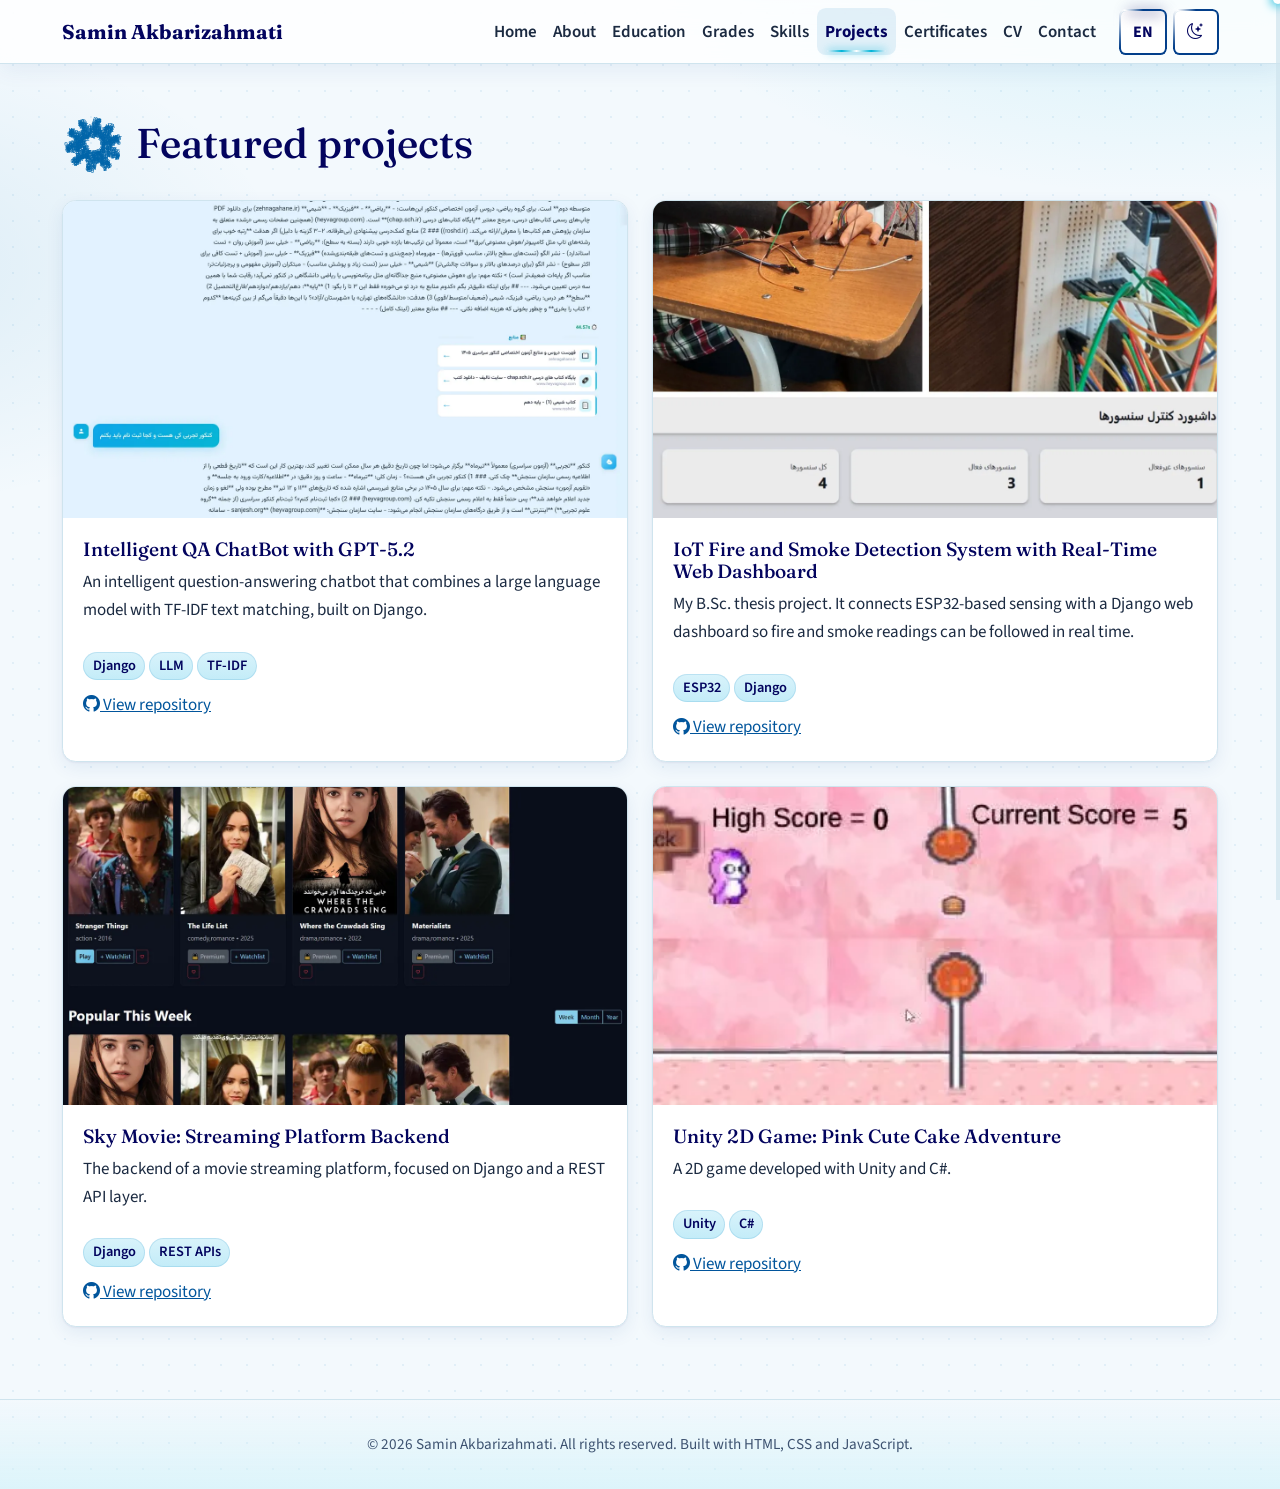
<file: projects.html>
<!DOCTYPE html>
<html lang="en">
<head>
<meta charset="utf-8">
<meta name="viewport" content="width=device-width, initial-scale=1">
<title>Featured projects | Samin Akbarizahmati</title>
<meta name="description" content="Selected software, IoT and game projects.">
<link rel="canonical" href="https://SaminAkbariz.github.io/projects.html">
<meta name="color-scheme" content="light dark">
<meta name="supported-color-schemes" content="light dark">
<meta name="darkreader-lock">
<meta name="theme-color" content="#f3f9fd" media="(prefers-color-scheme: light)">
<meta name="theme-color" content="#050a2e" media="(prefers-color-scheme: dark)">
<meta property="og:type" content="website">
<meta property="og:site_name" content="Samin Akbarizahmati">
<meta property="og:title" content="Featured projects | Samin Akbarizahmati">
<meta property="og:description" content="Selected software, IoT and game projects.">
<meta property="og:url" content="https://SaminAkbariz.github.io/projects.html">
<meta property="og:image" content="https://SaminAkbariz.github.io/assets/images/og-image.png">
<meta property="og:image:width" content="1200"><meta property="og:image:height" content="630">
<meta name="twitter:card" content="summary_large_image">
<link rel="icon" href="assets/images/favicon.svg" type="image/svg+xml">
<link rel="preconnect" href="https://fonts.googleapis.com">
<link rel="preconnect" href="https://fonts.gstatic.com" crossorigin>
<link rel="preconnect" href="https://cdn.jsdelivr.net" crossorigin>
<link href="https://fonts.googleapis.com/css2?family=Fraunces:opsz,wght@9..144,600;9..144,700&family=Source+Sans+3:wght@400;600&family=Vazirmatn:wght@400;600;700&display=swap" rel="stylesheet">
<link href="https://cdn.jsdelivr.net/npm/bootstrap@5.3.3/dist/css/bootstrap.min.css" rel="stylesheet">
<link href="https://cdn.jsdelivr.net/npm/bootstrap-icons@1.11.3/font/bootstrap-icons.min.css" rel="stylesheet">
<link href="assets/css/style.css" rel="stylesheet">
<script src="assets/js/theme.js"></script>
</head>
<body data-page="projects">
<div id="preloader" aria-hidden="true"><canvas id="preHeart" data-scene="preheart"></canvas><div class="pre-pct" id="prePct">0%</div><div class="pre-bar"><div class="pre-fill" id="preFill"></div></div></div>
<a class="skip-link" href="#main" data-i18n="skip">Skip to content</a>
<header id="siteHeader"></header>
<main id="main">
<section class="section page-top"><div class="container">
<h1 class="page-title title-gear"><canvas class="sc-gear" data-scene="gear" aria-hidden="true"></canvas><span data-i18n="h_projects">Featured projects</span></h1>
  <div class="row g-4" id="projectsList"></div>
</div></section>
</main>
<footer class="site-footer"><div class="container"><span id="footerText">© 2026 Samin Akbarizahmati. All rights reserved.</span></div></footer>
<noscript><p class="container py-3">This site needs JavaScript to display its content.</p></noscript>
<script src="https://cdn.jsdelivr.net/npm/bootstrap@5.3.3/dist/js/bootstrap.bundle.min.js"></script>
<script src="assets/js/config.js"></script>
<script src="assets/js/i18n.js"></script>
<script src="assets/js/main.js"></script>
<script src="assets/js/scenes.js"></script>
</body>
</html>
</file>
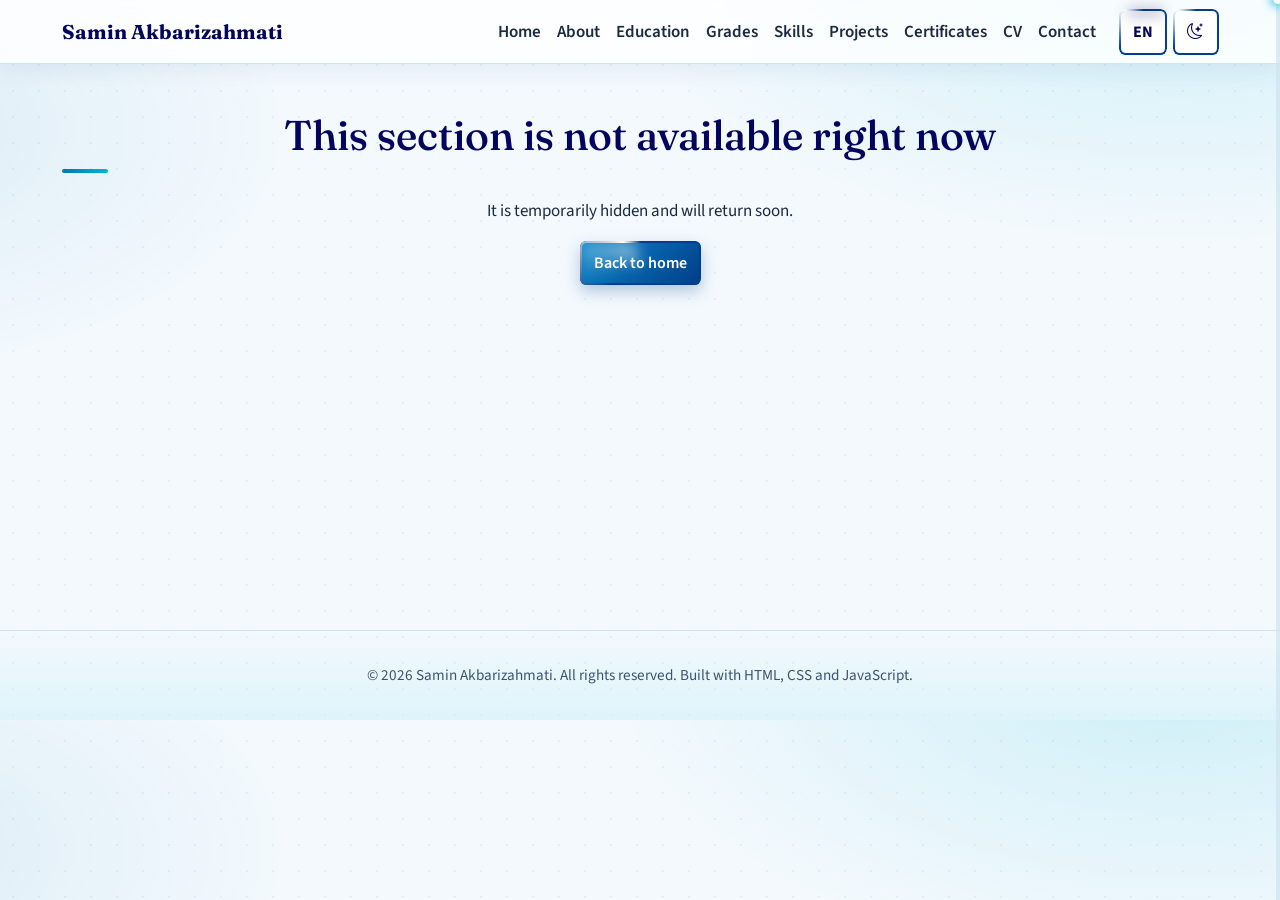
<file: publications.html>
<!DOCTYPE html>
<html lang="en">
<head>
<meta charset="utf-8">
<meta name="viewport" content="width=device-width, initial-scale=1">
<title>Publications | Samin Akbarizahmati</title>
<meta name="description" content="Research publications and outputs.">
<link rel="canonical" href="https://SaminAkbariz.github.io/publications.html">
<meta name="color-scheme" content="light dark">
<meta name="supported-color-schemes" content="light dark">
<meta name="darkreader-lock">
<meta name="theme-color" content="#f3f9fd" media="(prefers-color-scheme: light)">
<meta name="theme-color" content="#050a2e" media="(prefers-color-scheme: dark)">
<meta property="og:type" content="website">
<meta property="og:site_name" content="Samin Akbarizahmati">
<meta property="og:title" content="Publications | Samin Akbarizahmati">
<meta property="og:description" content="Research publications and outputs.">
<meta property="og:url" content="https://SaminAkbariz.github.io/publications.html">
<meta property="og:image" content="https://SaminAkbariz.github.io/assets/images/og-image.png">
<meta property="og:image:width" content="1200"><meta property="og:image:height" content="630">
<meta name="twitter:card" content="summary_large_image">
<link rel="icon" href="assets/images/favicon.svg" type="image/svg+xml">
<link rel="preconnect" href="https://fonts.googleapis.com">
<link rel="preconnect" href="https://fonts.gstatic.com" crossorigin>
<link rel="preconnect" href="https://cdn.jsdelivr.net" crossorigin>
<link href="https://fonts.googleapis.com/css2?family=Fraunces:opsz,wght@9..144,600;9..144,700&family=Source+Sans+3:wght@400;600&family=Vazirmatn:wght@400;600;700&display=swap" rel="stylesheet">
<link href="https://cdn.jsdelivr.net/npm/bootstrap@5.3.3/dist/css/bootstrap.min.css" rel="stylesheet">
<link href="https://cdn.jsdelivr.net/npm/bootstrap-icons@1.11.3/font/bootstrap-icons.min.css" rel="stylesheet">
<link href="assets/css/style.css" rel="stylesheet">
<script src="assets/js/theme.js"></script>
</head>
<body data-page="publications">
<div id="preloader" aria-hidden="true"><canvas id="preHeart" data-scene="preheart"></canvas><div class="pre-pct" id="prePct">0%</div><div class="pre-bar"><div class="pre-fill" id="preFill"></div></div></div>
<a class="skip-link" href="#main" data-i18n="skip">Skip to content</a>
<header id="siteHeader"></header>
<main id="main">
<section class="section page-top"><div class="container">
<h1 class="page-title" data-i18n="h_pub">Publications and research outputs</h1><div id="pubList"></div>
</div></section>
</main>
<footer class="site-footer"><div class="container"><span id="footerText">© 2026 Samin Akbarizahmati. All rights reserved.</span></div></footer>
<noscript><p class="container py-3">This site needs JavaScript to display its content.</p></noscript>
<script src="https://cdn.jsdelivr.net/npm/bootstrap@5.3.3/dist/js/bootstrap.bundle.min.js"></script>
<script src="assets/js/config.js"></script>
<script src="assets/js/i18n.js"></script>
<script src="assets/js/main.js"></script>
<script src="assets/js/scenes.js"></script>
</body>
</html>
</file>
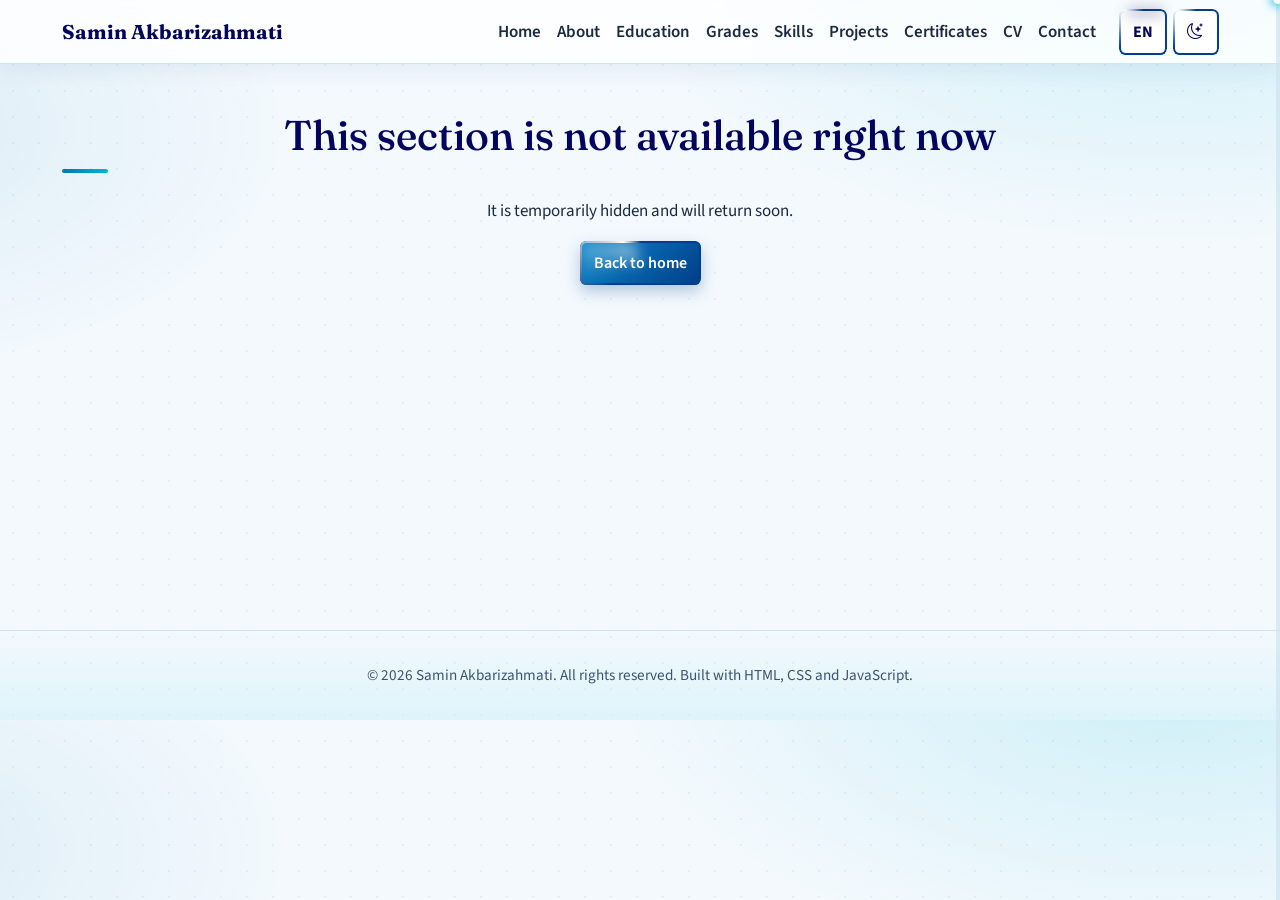
<file: research.html>
<!DOCTYPE html>
<html lang="en">
<head>
<meta charset="utf-8">
<meta name="viewport" content="width=device-width, initial-scale=1">
<title>Research interests | Samin Akbarizahmati</title>
<meta name="description" content="Research interests in IoT, AI and digital health.">
<link rel="canonical" href="https://SaminAkbariz.github.io/research.html">
<meta name="color-scheme" content="light dark">
<meta name="supported-color-schemes" content="light dark">
<meta name="darkreader-lock">
<meta name="theme-color" content="#f3f9fd" media="(prefers-color-scheme: light)">
<meta name="theme-color" content="#050a2e" media="(prefers-color-scheme: dark)">
<meta property="og:type" content="website">
<meta property="og:site_name" content="Samin Akbarizahmati">
<meta property="og:title" content="Research interests | Samin Akbarizahmati">
<meta property="og:description" content="Research interests in IoT, AI and digital health.">
<meta property="og:url" content="https://SaminAkbariz.github.io/research.html">
<meta property="og:image" content="https://SaminAkbariz.github.io/assets/images/og-image.png">
<meta property="og:image:width" content="1200"><meta property="og:image:height" content="630">
<meta name="twitter:card" content="summary_large_image">
<link rel="icon" href="assets/images/favicon.svg" type="image/svg+xml">
<link rel="preconnect" href="https://fonts.googleapis.com">
<link rel="preconnect" href="https://fonts.gstatic.com" crossorigin>
<link rel="preconnect" href="https://cdn.jsdelivr.net" crossorigin>
<link href="https://fonts.googleapis.com/css2?family=Fraunces:opsz,wght@9..144,600;9..144,700&family=Source+Sans+3:wght@400;600&family=Vazirmatn:wght@400;600;700&display=swap" rel="stylesheet">
<link href="https://cdn.jsdelivr.net/npm/bootstrap@5.3.3/dist/css/bootstrap.min.css" rel="stylesheet">
<link href="https://cdn.jsdelivr.net/npm/bootstrap-icons@1.11.3/font/bootstrap-icons.min.css" rel="stylesheet">
<link href="assets/css/style.css" rel="stylesheet">
<script src="assets/js/theme.js"></script>
</head>
<body data-page="research">
<div id="preloader" aria-hidden="true"><canvas id="preHeart" data-scene="preheart"></canvas><div class="pre-pct" id="prePct">0%</div><div class="pre-bar"><div class="pre-fill" id="preFill"></div></div></div>
<a class="skip-link" href="#main" data-i18n="skip">Skip to content</a>
<header id="siteHeader"></header>
<main id="main">
<section class="section page-top"><div class="container">
<div class="split scene-left">
  <div class="scene-col"><canvas class="sc sc-mag" data-scene="magnifier" role="button" tabindex="0" data-explode></canvas></div>
  <div><h1 class="page-title" data-i18n="h_research">Research interests</h1><ul class="interest-list" id="interests"></ul></div>
</div>
</div></section>
</main>
<footer class="site-footer"><div class="container"><span id="footerText">© 2026 Samin Akbarizahmati. All rights reserved.</span></div></footer>
<noscript><p class="container py-3">This site needs JavaScript to display its content.</p></noscript>
<script src="https://cdn.jsdelivr.net/npm/bootstrap@5.3.3/dist/js/bootstrap.bundle.min.js"></script>
<script src="assets/js/config.js"></script>
<script src="assets/js/i18n.js"></script>
<script src="assets/js/main.js"></script>
<script src="assets/js/scenes.js"></script>
</body>
</html>
</file>
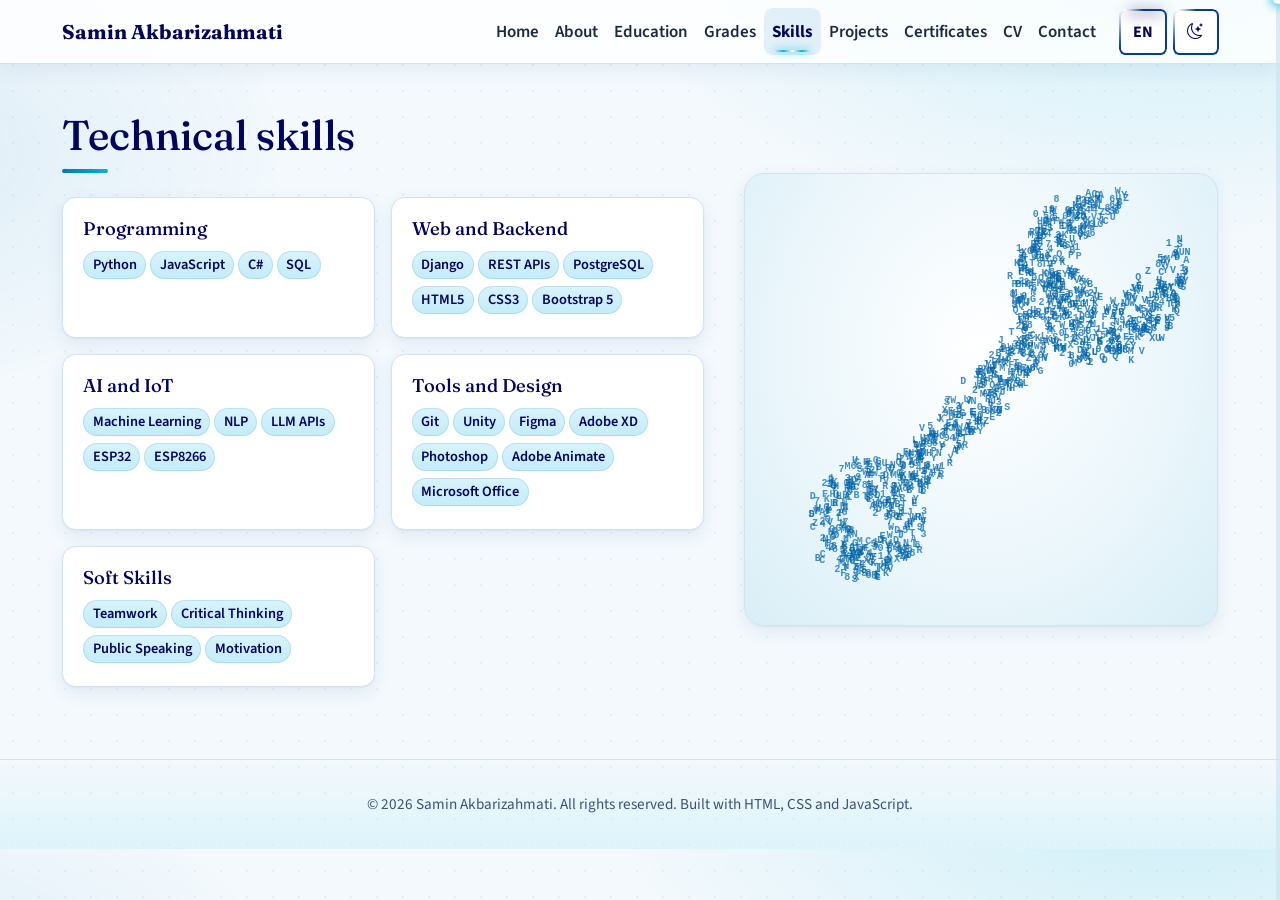
<file: skills.html>
<!DOCTYPE html>
<html lang="en">
<head>
<meta charset="utf-8">
<meta name="viewport" content="width=device-width, initial-scale=1">
<title>Technical skills | Samin Akbarizahmati</title>
<meta name="description" content="Programming, web, AI and IoT skills and tools.">
<link rel="canonical" href="https://SaminAkbariz.github.io/skills.html">
<meta name="color-scheme" content="light dark">
<meta name="supported-color-schemes" content="light dark">
<meta name="darkreader-lock">
<meta name="theme-color" content="#f3f9fd" media="(prefers-color-scheme: light)">
<meta name="theme-color" content="#050a2e" media="(prefers-color-scheme: dark)">
<meta property="og:type" content="website">
<meta property="og:site_name" content="Samin Akbarizahmati">
<meta property="og:title" content="Technical skills | Samin Akbarizahmati">
<meta property="og:description" content="Programming, web, AI and IoT skills and tools.">
<meta property="og:url" content="https://SaminAkbariz.github.io/skills.html">
<meta property="og:image" content="https://SaminAkbariz.github.io/assets/images/og-image.png">
<meta property="og:image:width" content="1200"><meta property="og:image:height" content="630">
<meta name="twitter:card" content="summary_large_image">
<link rel="icon" href="assets/images/favicon.svg" type="image/svg+xml">
<link rel="preconnect" href="https://fonts.googleapis.com">
<link rel="preconnect" href="https://fonts.gstatic.com" crossorigin>
<link rel="preconnect" href="https://cdn.jsdelivr.net" crossorigin>
<link href="https://fonts.googleapis.com/css2?family=Fraunces:opsz,wght@9..144,600;9..144,700&family=Source+Sans+3:wght@400;600&family=Vazirmatn:wght@400;600;700&display=swap" rel="stylesheet">
<link href="https://cdn.jsdelivr.net/npm/bootstrap@5.3.3/dist/css/bootstrap.min.css" rel="stylesheet">
<link href="https://cdn.jsdelivr.net/npm/bootstrap-icons@1.11.3/font/bootstrap-icons.min.css" rel="stylesheet">
<link href="assets/css/style.css" rel="stylesheet">
<script src="assets/js/theme.js"></script>
</head>
<body data-page="skills">
<div id="preloader" aria-hidden="true"><canvas id="preHeart" data-scene="preheart"></canvas><div class="pre-pct" id="prePct">0%</div><div class="pre-bar"><div class="pre-fill" id="preFill"></div></div></div>
<a class="skip-link" href="#main" data-i18n="skip">Skip to content</a>
<header id="siteHeader"></header>
<main id="main">
<section class="section page-top"><div class="container">
<div class="split">
  <div><h1 class="page-title" data-i18n="h_skills">Technical skills</h1><div class="skills-grid" id="skillsList"></div></div>
  <div class="scene-col"><canvas class="sc sc-wrench" data-scene="wrench" role="button" tabindex="0" data-explode></canvas></div>
</div>
</div></section>
</main>
<footer class="site-footer"><div class="container"><span id="footerText">© 2026 Samin Akbarizahmati. All rights reserved.</span></div></footer>
<noscript><p class="container py-3">This site needs JavaScript to display its content.</p></noscript>
<script src="https://cdn.jsdelivr.net/npm/bootstrap@5.3.3/dist/js/bootstrap.bundle.min.js"></script>
<script src="assets/js/config.js"></script>
<script src="assets/js/i18n.js"></script>
<script src="assets/js/main.js"></script>
<script src="assets/js/scenes.js"></script>
</body>
</html>
</file>
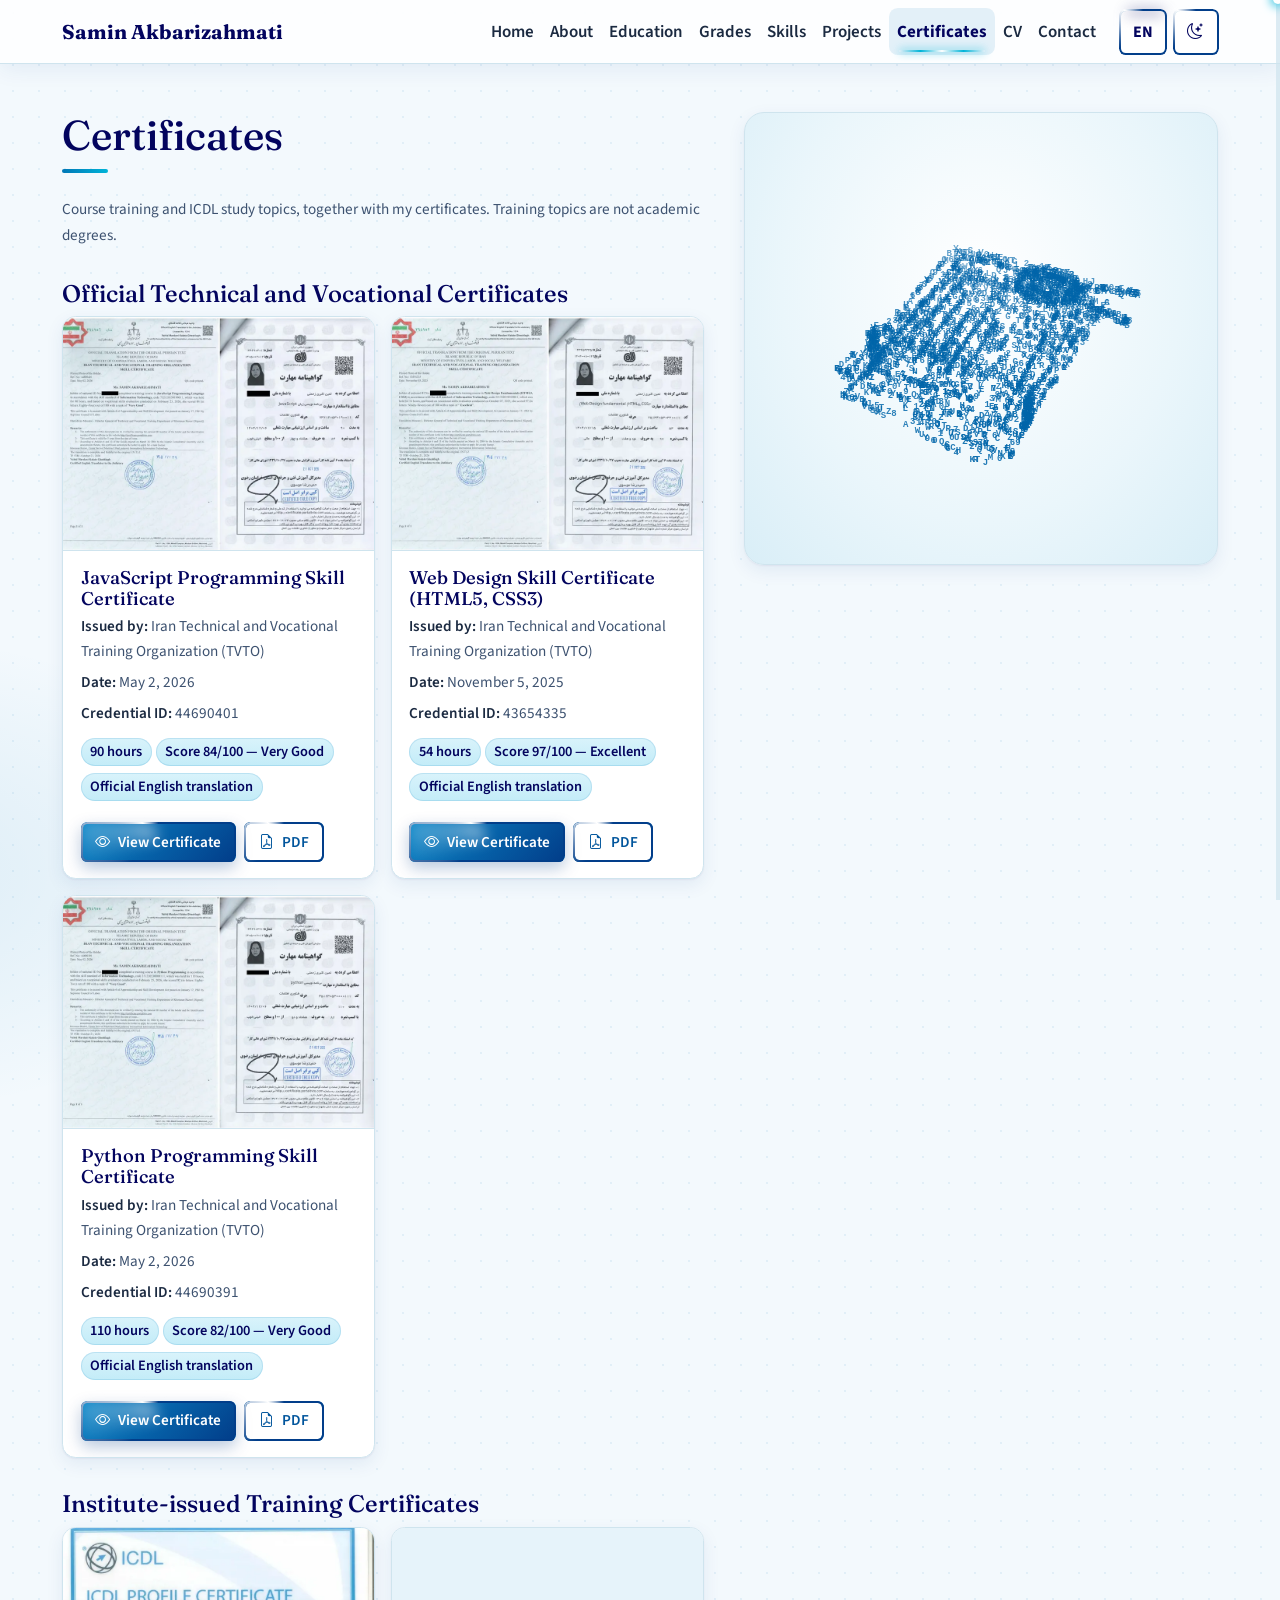
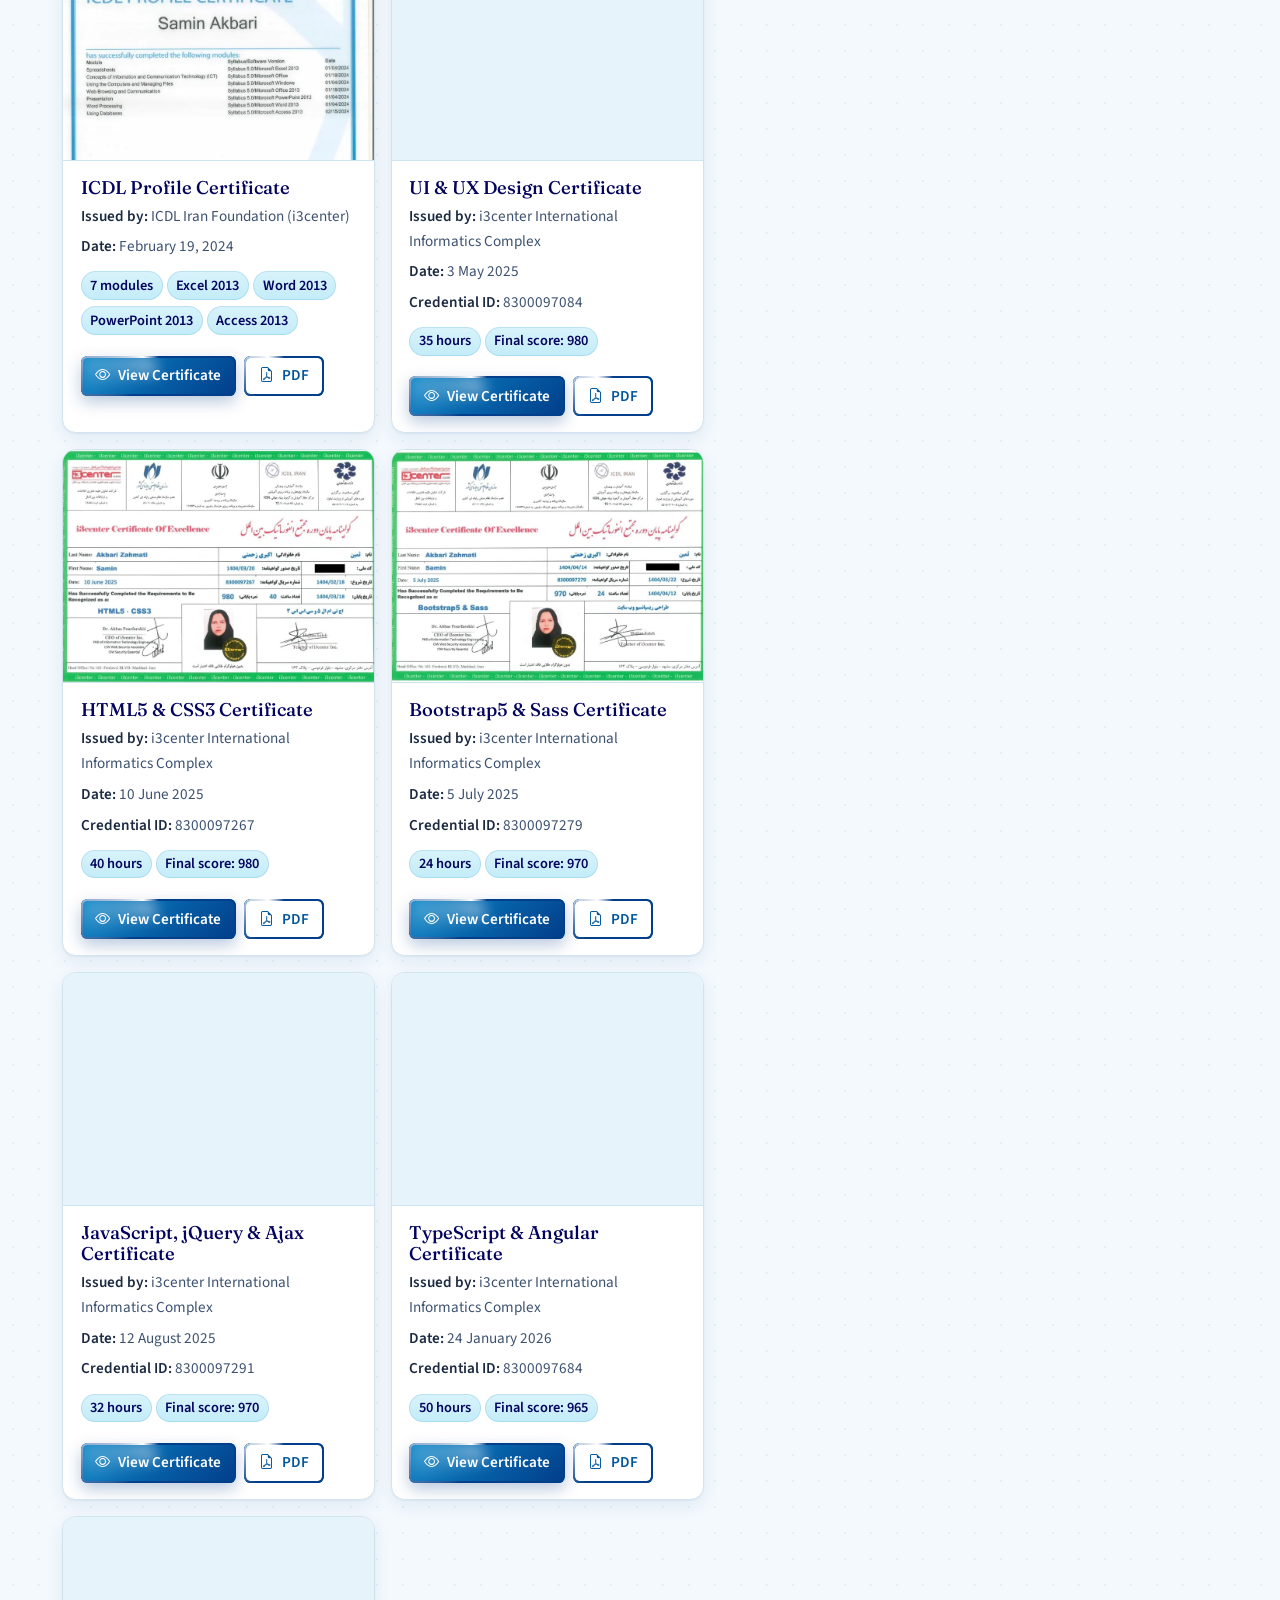
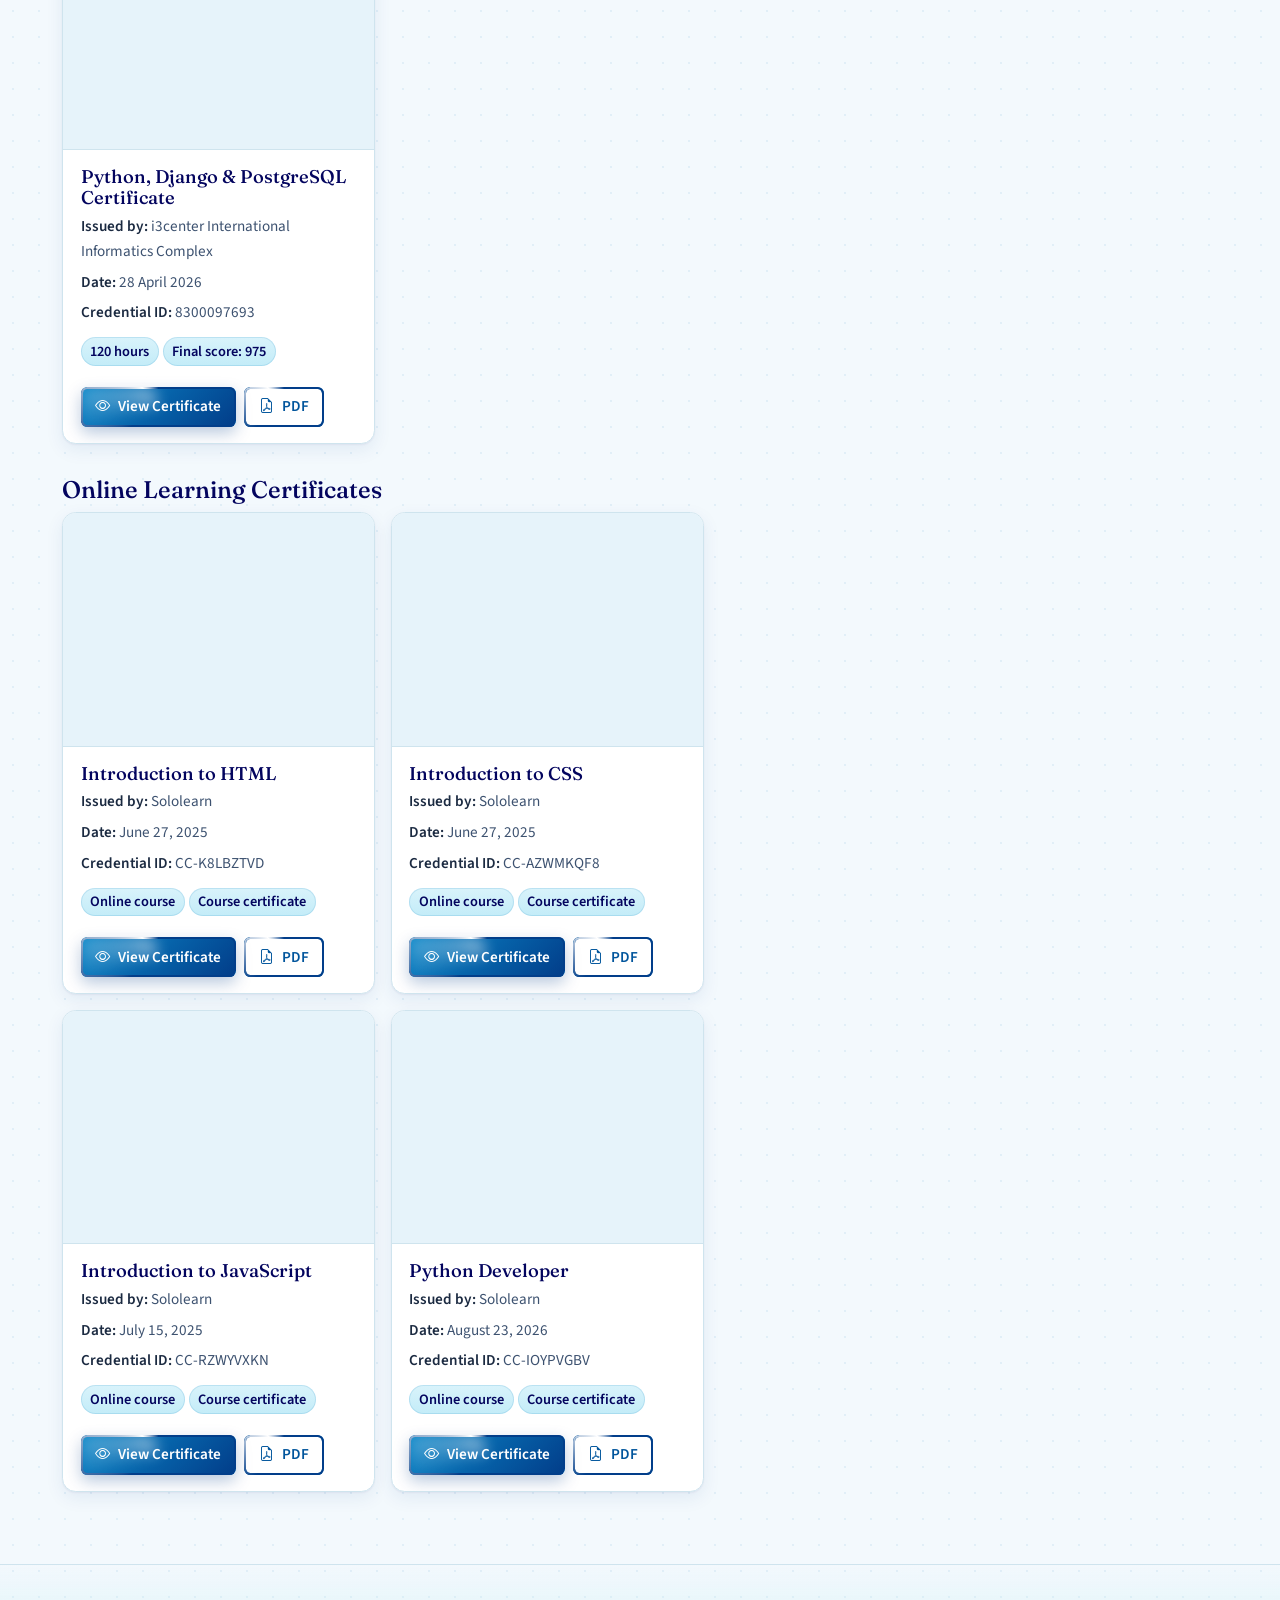
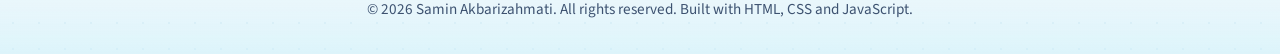
<file: training.html>
<!DOCTYPE html>
<html lang="en">
<head>
<meta charset="utf-8">
<meta name="viewport" content="width=device-width, initial-scale=1">
<title>Certificates | Samin Akbarizahmati</title>
<meta name="description" content="Certificates and course training.">
<link rel="canonical" href="https://SaminAkbariz.github.io/training.html">
<meta name="color-scheme" content="light dark">
<meta name="supported-color-schemes" content="light dark">
<meta name="darkreader-lock">
<meta name="theme-color" content="#f3f9fd" media="(prefers-color-scheme: light)">
<meta name="theme-color" content="#050a2e" media="(prefers-color-scheme: dark)">
<meta property="og:type" content="website">
<meta property="og:site_name" content="Samin Akbarizahmati">
<meta property="og:title" content="Certificates | Samin Akbarizahmati">
<meta property="og:description" content="Certificates and course training.">
<meta property="og:url" content="https://SaminAkbariz.github.io/training.html">
<meta property="og:image" content="https://SaminAkbariz.github.io/assets/images/og-image.png">
<meta property="og:image:width" content="1200"><meta property="og:image:height" content="630">
<meta name="twitter:card" content="summary_large_image">
<link rel="icon" href="assets/images/favicon.svg" type="image/svg+xml">
<link rel="preconnect" href="https://fonts.googleapis.com">
<link rel="preconnect" href="https://fonts.gstatic.com" crossorigin>
<link rel="preconnect" href="https://cdn.jsdelivr.net" crossorigin>
<link href="https://fonts.googleapis.com/css2?family=Fraunces:opsz,wght@9..144,600;9..144,700&family=Source+Sans+3:wght@400;600&family=Vazirmatn:wght@400;600;700&display=swap" rel="stylesheet">
<link href="https://cdn.jsdelivr.net/npm/bootstrap@5.3.3/dist/css/bootstrap.min.css" rel="stylesheet">
<link href="https://cdn.jsdelivr.net/npm/bootstrap-icons@1.11.3/font/bootstrap-icons.min.css" rel="stylesheet">
<link href="assets/css/style.css" rel="stylesheet">
<script src="assets/js/theme.js"></script>
</head>
<body data-page="training">
<div id="preloader" aria-hidden="true"><canvas id="preHeart" data-scene="preheart"></canvas><div class="pre-pct" id="prePct">0%</div><div class="pre-bar"><div class="pre-fill" id="preFill"></div></div></div>
<a class="skip-link" href="#main" data-i18n="skip">Skip to content</a>
<header id="siteHeader"></header>
<main id="main">
<section class="section page-top"><div class="container">
<div class="split">
  <div><h1 class="page-title" data-i18n="h_training">Training and certifications</h1>
    <p class="note" data-i18n="training_note"></p>
    <div id="certSubjectsBlock">
      <h2 class="h4 mt-4" data-i18n="cert_subjects">Training subjects</h2><p class="note" data-i18n="cert_subjects_note"></p>
      <div class="row g-3" id="certSubjects"></div>
    </div>
    <div id="certCategories"></div>
  </div>
  <div class="scene-col sticky-col"><canvas class="sc sc-certs" data-scene="certs" aria-hidden="true"></canvas></div>
</div>
<dialog id="certDialog" class="cert-dialog" aria-label="Certificate"><button type="button" class="cert-close" id="certClose" aria-label="Close">&times;</button><img id="certImg" alt=""><p id="certCap"></p></dialog>
</div></section>
</main>
<footer class="site-footer"><div class="container"><span id="footerText">© 2026 Samin Akbarizahmati. All rights reserved.</span></div></footer>
<noscript><p class="container py-3">This site needs JavaScript to display its content.</p></noscript>
<script src="https://cdn.jsdelivr.net/npm/bootstrap@5.3.3/dist/js/bootstrap.bundle.min.js"></script>
<script src="assets/js/config.js"></script>
<script src="assets/js/i18n.js"></script>
<script src="assets/js/main.js"></script>
<script src="assets/js/scenes.js"></script>
</body>
</html>
</file>
<file: assets/css/style.css>
:root{
  --c1:#03045e;--c2:#023e8a;--c3:#0077b6;--c4:#0096c7;--c5:#00b4d8;--c6:#48cae4;--c7:#90e0ef;--c8:#ade8f4;--c9:#caf0f8;
  --accent:#0077b6;
  --bg:#fff;--bg-alt:#f1fafd;--surface:#fff;--text:#1b2a41;--muted:#44566f;--heading:var(--c1);--border:#cfe6ef;
  --link:#01559c;--btn-bg:#0160a4;--glass:rgba(255,255,255,.92);--glass-pager:rgba(255,255,255,.88);--border-70:rgba(207,230,239,.7);--border-55:rgba(207,230,239,.55);--ring-soft:rgba(0,180,216,.55);color-scheme:light dark;
  --font-head:"Fraunces",Georgia,serif;--font-body:"Source Sans 3",system-ui,-apple-system,"Segoe UI",sans-serif;
}
[data-theme="dark"]{
  --bg:#050a2e;--bg-alt:#08103f;--surface:#0b1450;--text:#dcefff;--muted:#a9c4dc;--heading:var(--c9);--border:#1d3a78;
  --link:#73b4d7;--glass:rgba(5,10,46,.92);--glass-pager:rgba(11,20,80,.88);--border-70:rgba(29,58,120,.7);--border-55:rgba(29,58,120,.55);color-scheme:dark;
}
html{scroll-behavior:smooth;scroll-padding-top:72px}
body{font-family:var(--font-body);background:var(--bg);color:var(--text);font-size:1.0625rem;line-height:1.65;overflow-x:hidden}
h1,h2,h3{font-family:var(--font-head);color:var(--heading);line-height:1.15}
h2{font-size:clamp(1.6rem,4vw,2.1rem);margin-bottom:1.5rem}
a{color:var(--link)}
img{max-width:100%;height:auto}
.skip-link{position:absolute;top:0;left:0;z-index:2000;background:var(--c1);color:#fff;padding:.5rem 1rem;transform:translateY(-130%)}
.skip-link:focus{transform:none}

:focus-visible{outline:3px solid var(--c5);outline-offset:2px}

.site-nav{background:var(--glass);backdrop-filter:blur(8px);border-bottom:1px solid var(--border)}
.navbar-brand{font-family:var(--font-head);font-weight:700;color:var(--heading)}
.nav-link{color:var(--text);font-weight:600;padding:.6rem .6rem}
.nav-link:hover,.nav-link.active{color:var(--link)}
.navbar-toggler{border:1px solid var(--border);color:var(--heading);min-width:44px;min-height:44px}
.btn-icon{min-width:44px;min-height:44px;border:1px solid var(--border);background:var(--surface);color:var(--heading)}

.btn{min-height:44px;display:inline-flex;align-items:center;gap:.5rem;font-weight:600;border-radius:.4rem;transition:background .2s,color .2s}
.btn-accent{background:var(--btn-bg);color:#fff;border:2px solid transparent}
.btn-accent:hover{background:var(--c1);color:#fff}
[data-theme="dark"] .btn-accent{background:var(--c5);color:var(--c1)}
[data-theme="dark"] .btn-accent:hover{background:var(--c7);color:var(--c1)}
.btn-outline-accent{border:2px solid var(--link);color:var(--link);background:transparent}
.btn-outline-accent:hover{background:var(--link);color:var(--bg)}

.hero{padding:7.5rem 0 4rem;background:linear-gradient(180deg,var(--bg-alt),var(--bg))}
.hero-role{color:var(--link);font-weight:600;margin-bottom:.5rem}
.hero h1{font-size:clamp(2.2rem,8vw,4rem);font-weight:700;margin-bottom:1rem;overflow-wrap:anywhere}
.hero-tagline{font-size:1.2rem;max-width:34rem;color:var(--muted)}
.hero-photo{display:block;margin:0 auto;width:clamp(180px,52vw,320px);aspect-ratio:4/5;height:auto;object-fit:cover;object-position:center 20%;border-radius:.5rem .5rem 3rem .5rem;border:5px solid var(--surface);box-shadow:8px 8px 0 var(--c7)}
@media (max-width:991.98px){.hero-photo{width:clamp(170px,42vw,240px);border-radius:50%;aspect-ratio:1/1;box-shadow:6px 6px 0 var(--c7)}}
[data-theme="dark"] .hero-photo{display:block;margin:0 auto;width:clamp(180px,52vw,320px);aspect-ratio:4/5;height:auto;object-fit:cover;object-position:center 20%;border-radius:.5rem .5rem 3rem .5rem;border:5px solid var(--surface);box-shadow:8px 8px 0 var(--c7)}
@media (max-width:991.98px){.hero-photo{width:clamp(170px,42vw,240px);border-radius:50%;aspect-ratio:1/1;box-shadow:6px 6px 0 var(--c7)}}
.trace{display:block;width:100%;height:56px;margin-top:2.5rem}
.trace path{fill:none;stroke:var(--accent);stroke-width:2.5;stroke-linejoin:round;vector-effect:non-scaling-stroke;stroke-dasharray:1;stroke-dashoffset:0;animation:draw 2.4s ease-out 1}
@keyframes draw{from{stroke-dashoffset:1}to{stroke-dashoffset:0}}

.section{padding:4.5rem 0}
.section.alt{background:var(--bg-alt)}
.prose{max-width:42rem}
.note{color:var(--muted);font-size:.95rem}
ul.plain{list-style:none;padding:0;margin:0}
ul.plain li{padding:.25rem 0}
.interest-list{list-style:none;padding:0;display:grid;gap:.75rem;max-width:46rem}
.interest-list li{padding:.9rem 1rem;border-inline-start:4px solid var(--accent);background:var(--surface)}
.timeline{border-inline-start:3px solid var(--accent);padding-inline-start:1.5rem;max-width:46rem}
.tl-item{margin-bottom:2rem;position:relative}
.tl-item::before{content:"";position:absolute;inset-inline-start:calc(-1.5rem - 8px);top:.5rem;width:13px;height:13px;border-radius:50%;background:var(--accent);border:3px solid var(--bg-alt)}
.tl-item h3{font-size:1.3rem;margin:0}
.tl-meta{color:var(--muted);margin:0}
.tl-item ul{margin:.5rem 0 0;padding-inline-start:1.1rem}
.course{display:flex;justify-content:space-between;gap:1rem;padding:.8rem 1rem;border:1px solid var(--border);background:var(--surface);border-radius:.4rem;height:100%}
.course b{color:var(--link);white-space:nowrap}
.card-box{background:var(--surface);border:1px solid var(--border);border-radius:.5rem;padding:1.25rem;height:100%}
.card-box h3{font-size:1.15rem}
.tag{display:inline-block;margin:.2rem .25rem .2rem 0;padding:.15rem .6rem;border-radius:2rem;background:var(--c9);color:var(--c1);font-size:.9rem;font-weight:600}
[data-theme="dark"] .tag{background:var(--c2);color:var(--c9)}
.project{background:var(--surface);border:1px solid var(--border);border-radius:.5rem;overflow:hidden;height:100%;display:flex;flex-direction:column;transition:border-color .2s,transform .2s}
.project:hover{border-color:var(--accent);transform:translateY(-2px)}
.project img{width:100%;aspect-ratio:16/9;object-fit:cover}
.project .body{padding:1.25rem;display:flex;flex-direction:column;gap:.5rem;flex:1}
.project h3{font-size:1.2rem;margin:0;overflow-wrap:anywhere}
.project .muted{color:var(--muted);font-size:.95rem}
.pub-empty{padding:1.5rem;border:2px dashed var(--border);border-radius:.5rem;max-width:36rem;color:var(--muted)}
.site-footer{padding:2rem 0;border-top:1px solid var(--border);color:var(--muted);font-size:.95rem}
@media (max-width:575.98px){.hero{padding-top:6rem}.section{padding:3rem 0}.course{flex-direction:column;gap:.1rem}}
@media (prefers-reduced-motion:reduce){html{scroll-behavior:auto}*{animation:none!important;transition:none!important}}

.docs{display:flex;flex-wrap:wrap;gap:.5rem;margin-top:.75rem}
.docs .btn{min-height:40px;padding:.3rem .8rem;font-size:.95rem}
.issuer{color:var(--muted);margin:.25rem 0 .5rem;font-size:.95rem}

html[lang="fa"]{--font-head:"Vazirmatn",system-ui,sans-serif;--font-body:"Vazirmatn",system-ui,sans-serif}
html[lang="fa"] body{line-height:1.9}
html[lang="fa"] .hero h1{line-height:1.3}
.btn-icon{font-weight:700}

.grades{--bs-table-color:var(--text);--bs-table-bg:var(--surface);--bs-table-border-color:var(--border);margin:0;min-width:46rem}
.grades th{color:var(--heading);font-weight:600;white-space:nowrap}
.grades td,.grades th{text-align:start;vertical-align:middle}
.grades .term td{background:var(--bg-alt);font-weight:600;color:var(--heading)}
.grades .num{font-variant-numeric:tabular-nums;white-space:nowrap}
.gpa-num{font-family:var(--font-head);font-size:2rem;color:var(--heading);line-height:1.1}
.gpa-sub{color:var(--muted);font-size:.95rem}
.how summary{cursor:pointer;font-weight:600;color:var(--link)}
.how table{max-width:28rem}
.hero-badge{display:inline-flex;gap:.5rem;align-items:center;margin:1rem 0 0;padding:.45rem .9rem;background:var(--surface);border:1px solid var(--border);border-inline-start:4px solid var(--accent);font-weight:600;color:var(--heading)}
.hero-badge i{color:var(--link)}

.page-top{padding-top:7rem;min-height:70vh}
.page-title{font-size:clamp(1.9rem,5vw,2.6rem);margin-bottom:1.5rem}
.stat{background:var(--surface);border:1px solid var(--border);border-top:4px solid var(--accent);padding:1rem;height:100%}
.stat-num{font-family:var(--font-head);font-size:clamp(1.5rem,5vw,2.1rem);color:var(--heading);line-height:1.1}
.stat-label{color:var(--muted);font-size:.95rem}
.explore{display:flex;flex-direction:column;gap:.25rem;height:100%;padding:1.1rem;background:var(--surface);border:1px solid var(--border);border-radius:.5rem;text-decoration:none;color:var(--text);transition:border-color .2s,transform .2s}
.explore:hover{border-color:var(--accent);transform:translateY(-2px)}
.explore i{font-size:1.5rem;color:var(--link)}
.ex-t{font-family:var(--font-head);font-weight:700;font-size:1.15rem;color:var(--heading)}
.ex-d{color:var(--muted);font-size:.95rem}
.dropdown-menu{background:var(--surface);border-color:var(--border)}
.dropdown-item{color:var(--text);min-height:44px;display:flex;align-items:center}
.dropdown-item:hover,.dropdown-item:focus,.dropdown-item.active{background:var(--bg-alt);color:var(--link)}
.nav-link.dropdown-toggle.active{color:var(--link)}

/* ---- rotating white light around buttons ---- */
@property --a{syntax:"<angle>";initial-value:0deg;inherits:false}
@keyframes spin{to{--a:360deg}}
@keyframes blink{50%{opacity:0}}
.btn-accent,.btn-outline-accent,.btn-icon{position:relative;isolation:isolate;--ring:var(--c2)}
[data-theme="dark"] .btn-accent,[data-theme="dark"] .btn-outline-accent,[data-theme="dark"] .btn-icon{--ring:var(--ring-soft)}
.btn-accent::before,.btn-outline-accent::before,.btn-icon::before{content:"";position:absolute;inset:-2px;border-radius:inherit;padding:2px;pointer-events:none;z-index:1;
  background:conic-gradient(from var(--a),var(--ring) 0deg,var(--ring) 235deg,#fff 320deg,var(--ring) 360deg);
  -webkit-mask:linear-gradient(#000 0 0) content-box,linear-gradient(#000 0 0);-webkit-mask-composite:xor;mask-composite:exclude;animation:spin 3s linear infinite}
.btn-accent::after,.btn-icon::after{content:"";position:absolute;inset:-1px;border-radius:inherit;z-index:-1;pointer-events:none;opacity:.6;filter:blur(7px);
  background:conic-gradient(from var(--a),transparent 0deg,transparent 250deg,rgba(255,255,255,.95) 320deg,transparent 360deg);animation:spin 3s linear infinite}
.btn:hover::before,.btn:hover::after{animation-duration:1.4s}

/* ---- typing caret ---- */
.hero h1{min-height:1.3em}
.typing::after{content:"";display:inline-block;width:.07em;height:.85em;margin-inline-start:.08em;background:var(--accent);vertical-align:-.05em;animation:blink 1s steps(1) infinite}

/* ---- scroll progress line ---- */
.scroll-line{position:fixed;top:0;bottom:0;inset-inline-end:0;width:4px;z-index:1040;background:var(--border-70);pointer-events:none}
.scroll-fill{position:relative;width:100%;height:0;background:linear-gradient(var(--c3),var(--c6));box-shadow:0 0 10px var(--c5)}
.scroll-fill::after{content:"";position:absolute;bottom:-4px;left:50%;width:10px;height:10px;transform:translateX(-50%);border-radius:50%;background:#fff;box-shadow:0 0 10px 3px var(--c6)}

/* ---- 3D heart section (dark panel in both themes so the white light stays visible) ---- */
.heart-section{padding:3rem 0}
.heart-panel{position:relative;border-radius:1rem;overflow:hidden;text-align:center;padding:2rem 1rem 1.25rem;border:1px solid var(--c2);
  background:radial-gradient(ellipse at 50% 45%,#0a1480 0%,var(--c1) 55%,#01022a 100%)}
.heart-title{color:var(--c9);margin:0 0 .5rem}
#heartCanvas{display:block;width:100%;height:clamp(340px,68vh,620px);cursor:pointer;touch-action:pan-y;border-radius:.5rem}
#heartCanvas:focus-visible{outline:3px solid var(--c5);outline-offset:-3px}
.heart-hint{color:var(--c8);margin:.5rem 0 0;font-size:.95rem}

/* ======== v3: preloader, transitions, scenes, nav, footer ======== */
/* nav: readable active link in both themes + glowing underline */
.site-nav{--bs-navbar-color:var(--text);--bs-navbar-hover-color:var(--link);--bs-navbar-active-color:var(--heading)}
[data-theme="dark"] .site-nav{--bs-navbar-color:#cfe8ff;--bs-navbar-hover-color:var(--c8);--bs-navbar-active-color:#fff}
.navbar-nav .nav-link{position:relative}
.navbar-nav .nav-link.active{font-weight:700}
.navbar-nav .nav-link.active::before{content:"";position:absolute;left:.6rem;right:.6rem;bottom:3px;height:2px;border-radius:2px;background:linear-gradient(90deg,transparent,var(--c5),#fff,var(--c5),transparent);box-shadow:0 0 8px var(--c5)}
.dropdown-item.active,.dropdown-item:active{background:var(--bg-alt);color:var(--link);font-weight:700}
.dropdown-menu .dropdown-item{cursor:pointer}

/* explore cards: rotating light on hover */
.explore{position:relative;isolation:isolate;--ring:var(--c2)}
[data-theme="dark"] .explore{--ring:var(--ring-soft)}
.explore::before{content:"";position:absolute;inset:-2px;border-radius:inherit;padding:2px;pointer-events:none;z-index:1;opacity:0;transition:opacity .25s;
  background:conic-gradient(from var(--a),var(--ring) 0deg,var(--ring) 235deg,#fff 320deg,var(--ring) 360deg);
  -webkit-mask:linear-gradient(#000 0 0) content-box,linear-gradient(#000 0 0);-webkit-mask-composite:xor;mask-composite:exclude;animation:spin 3s linear infinite}
.explore::after{content:"";position:absolute;inset:-1px;border-radius:inherit;z-index:-1;pointer-events:none;opacity:0;transition:opacity .25s;filter:blur(8px);
  background:conic-gradient(from var(--a),transparent 0deg,transparent 250deg,rgba(255,255,255,.9) 320deg,transparent 360deg);animation:spin 3s linear infinite}
.explore:hover::before,.explore:focus-visible::before{opacity:1}
.explore:hover::after,.explore:focus-visible::after{opacity:.55}

/* page transitions */
#main,.site-footer{animation:pageIn .55s cubic-bezier(.2,.7,.2,1) both}
@keyframes pageIn{from{opacity:0;transform:translateY(12px)}to{opacity:1;transform:none}}
body.leaving #main,body.leaving .site-footer{opacity:0;transform:translateY(-10px);transition:opacity .12s ease,transform .12s ease}

/* preloader */
#preloader{display:none}
html.preload{overflow:hidden}
html.preload #preloader{display:flex;position:fixed;inset:0;z-index:3000;flex-direction:column;align-items:center;justify-content:center;gap:1rem;transition:opacity .6s ease;
  background:radial-gradient(ellipse at center,#0a1480 0%,var(--c1) 55%,#01022a 100%);animation:preFail .1s 12s forwards}
html.preload.pre-done #preloader{opacity:0;pointer-events:none}
@keyframes preFail{to{opacity:0;visibility:hidden}}
#preHeart{width:min(72vw,380px);height:min(62vw,330px);display:block}
.pre-pct{font-family:var(--font-head);font-size:2.2rem;color:var(--c9);font-variant-numeric:tabular-nums}
.pre-bar{width:min(72vw,380px);height:6px;background:rgba(255,255,255,.16);border-radius:6px;overflow:hidden}
.pre-fill{height:100%;width:0;background:linear-gradient(90deg,var(--c4),#fff);box-shadow:0 0 12px var(--c6);border-radius:6px}

/* 3D scenes: soft navy glow behind them so white light stays visible in both themes (no box) */
@property --glow{syntax:"<number>";inherits:false;initial-value:0}
.sc,#heartCanvas{--glow:0;display:block;width:100%;touch-action:pan-y;cursor:pointer;transition:--glow .6s ease;
  background:radial-gradient(ellipse farthest-side at center,rgba(3,4,94,calc(.96*var(--glow))) 0%,rgba(3,4,94,calc(.9*var(--glow))) 58%,rgba(3,4,94,0) 100%)}
[data-theme="dark"] .sc,[data-theme="dark"] #heartCanvas{background:radial-gradient(ellipse farthest-side at center,rgba(10,20,128,calc(.6*var(--glow))) 0%,rgba(10,20,128,calc(.3*var(--glow))) 60%,rgba(10,20,128,0) 100%)}
.sc.is-lit,#heartCanvas.is-lit{--glow:1}
.sc:focus-visible,#heartCanvas:focus-visible{outline:3px solid var(--c5);outline-offset:-3px}
.heart-section{padding:3rem 0}
.heart-title{margin-bottom:.5rem;color:var(--heading)}
#heartCanvas{height:clamp(340px,68vh,620px)}
.heart-hint{color:var(--muted);margin:.5rem 0 0;font-size:.95rem}
.split{display:grid;grid-template-columns:minmax(0,1.15fr) minmax(0,.85fr);gap:2.5rem;align-items:center}
.split.scene-left{grid-template-columns:minmax(0,.85fr) minmax(0,1.15fr)}
@media (max-width:991.98px){.split,.split.scene-left{grid-template-columns:1fr;gap:1.5rem}}
.sc-ball{height:clamp(300px,66vh,560px)}
.sc-books{height:clamp(240px,40vh,400px)}
.sc-mag{height:clamp(260px,46vh,440px)}
.sc-flower{height:clamp(320px,62vh,540px)}
.sc-aplus{height:clamp(260px,40vh,360px)}
.scene-pair{display:flex;gap:.25rem}
.sc-half{flex:1;min-width:0;height:clamp(220px,40vh,380px)}
.title-gear{display:flex;align-items:center;gap:.6rem}
.sc-gear{width:64px;height:64px;flex:none;display:block;cursor:pointer;border-radius:50%;--glow:0;transition:--glow .6s ease;
  background:radial-gradient(circle,rgba(3,4,94,calc(.96*var(--glow))) 0%,rgba(3,4,94,calc(.9*var(--glow))) 55%,rgba(3,4,94,0) 100%)}
.sc-gear.is-lit{--glow:1}
[data-theme="dark"] .sc-gear{background:radial-gradient(circle,rgba(10,20,128,calc(.6*var(--glow))) 0%,rgba(10,20,128,0) 100%)}
.skills-grid{display:grid;grid-template-columns:repeat(2,minmax(0,1fr));gap:1rem}
@media (max-width:420px){.skills-grid{grid-template-columns:1fr}}
.aplus-block{display:grid;grid-template-columns:minmax(0,1fr) minmax(0,1fr);gap:2rem;align-items:center;margin-top:3rem}
@media (max-width:767.98px){.aplus-block{grid-template-columns:1fr}}
.aplus-lines{list-style:none;margin:0;padding:0;display:grid;gap:.75rem}
.aplus-lines li{padding:.6rem 1rem;border-inline-start:3px solid var(--accent);background:var(--surface);font-size:1.05rem}
.cv-preview{margin-top:1.25rem}
.cv-pages canvas{display:block;width:100%;height:auto;margin-bottom:.75rem;border:1px solid var(--border);border-radius:.4rem;background:#fff}
.cv-preview iframe{width:100%;height:min(80vh,820px);border:1px solid var(--border);background:#fff;border-radius:.4rem}
.site-footer{text-align:center}
.lang-note{display:none}

@media (max-width:991.98px){.sc-ball{height:clamp(260px,44vh,420px)}.sc-mag,.sc-books,.sc-flower{height:clamp(240px,38vh,380px)}#heartCanvas{height:clamp(300px,56vh,460px)}}

.h6,.h5,.h4{color:var(--heading)}
.navbar-nav .nav-link,.dropdown-item{white-space:nowrap}

/* ======== v4 ======== */
.stats-sec{padding:2.5rem 0 3rem}
/* About: thin gradient line before the text */
.about-text{position:relative;padding-inline-start:1.5rem}
.about-text::before{content:"";position:absolute;top:.35rem;bottom:.35rem;inset-inline-start:0;width:2px;border-radius:2px;background:linear-gradient(180deg,var(--c5),var(--c3) 55%,transparent);box-shadow:0 0 8px rgba(0,180,216,.45)}
/* Skills / Training scenes */
.sc-wrench{height:clamp(300px,52vh,480px)}
.sc-certs{height:clamp(260px,44vh,420px)}
.sticky-col{position:sticky;top:6rem;align-self:start}
@media (max-width:991.98px){.sticky-col{position:static;order:-1}.sc-wrench{height:clamp(240px,40vh,360px)}.sc-certs{height:clamp(220px,34vh,320px)}}
/* Education: honors */
.honor{display:flex;gap:.9rem;align-items:flex-start;padding:1rem;background:var(--surface);border:1px solid var(--border);border-inline-start:3px solid var(--accent);border-radius:.4rem;max-width:46rem}
.honor i{font-size:1.4rem;color:var(--link)}
.honor .muted{color:var(--muted);font-size:.95rem}
/* Contact cards */
.contact-grid{display:grid;grid-template-columns:minmax(0,1fr);gap:.9rem;margin-top:1.25rem;max-width:36rem}
.contact-card{position:relative;display:flex;flex-wrap:wrap;align-items:center;gap:.7rem;padding:1rem;background:var(--surface);border:1px solid var(--border);border-radius:.5rem;transition:transform .25s,border-color .25s,box-shadow .25s}
.contact-card:hover,.contact-card:focus-within{transform:translateY(-3px);border-color:var(--accent);box-shadow:0 8px 22px rgba(0,180,216,.22)}
.cc-icon{font-size:1.5rem;color:var(--link);flex:none}
.cc-body{min-width:0;flex:1 1 10rem}
.cc-label{font-size:.85rem;color:var(--muted)}
.cc-value{display:block;font-weight:600;overflow-wrap:break-word;text-decoration:none;color:var(--heading)}
.cc-value:hover{color:var(--link);text-decoration:underline}
.cc-copy{min-height:36px;border:1px solid var(--border);background:transparent;color:var(--link);border-radius:.35rem;padding:.2rem .6rem;font-size:.9rem;cursor:pointer;transition:background .2s,color .2s}
.cc-copy:hover{background:var(--bg-alt)}
.cc-copy.is-ok{color:#0a7a4b;border-color:#0a7a4b}
[data-theme="dark"] .cc-copy.is-ok{color:#7ff0b5;border-color:#7ff0b5}
.cc-loc{grid-column:1/-1;margin:.25rem 0 0}
/* Certificates */
.cert-cat{margin-top:2rem}
.cert-card{height:100%;display:flex;flex-direction:column;background:var(--surface);border:1px solid var(--border);border-radius:.5rem;overflow:hidden;transition:transform .25s,border-color .25s}
.cert-card:hover{transform:translateY(-3px);border-color:var(--accent)}
.cert-thumb{width:100%;aspect-ratio:4/3;object-fit:cover;object-position:top center;background:var(--bg-alt);border-bottom:1px solid var(--border)}
.cert-body{padding:1rem 1.1rem;display:flex;flex-direction:column;gap:.35rem;flex:1}
.cert-body h3{font-size:1.15rem;margin:0}
.cert-meta{color:var(--muted);font-size:.95rem}.cert-meta>span:first-child{font-weight:600;color:var(--text)}
.cert-topics{margin-top:.2rem}
.cert-dialog{border:0;padding:0;background:transparent;max-width:min(92vw,980px);width:92vw;color:#fff;overflow:visible}
.cert-dialog::backdrop{background:rgba(1,2,42,.86);backdrop-filter:blur(3px)}
.cert-dialog img{display:block;width:100%;max-height:82vh;object-fit:contain;background:#fff;border-radius:.4rem}
.cert-dialog p{margin:.6rem 0 0;text-align:center}
.cert-close{position:absolute;top:-2.6rem;inset-inline-end:0;width:44px;height:44px;border-radius:50%;border:1px solid rgba(255,255,255,.5);background:transparent;color:#fff;font-size:1.6rem;line-height:1;cursor:pointer}
.cert-close:hover{background:rgba(255,255,255,.15)}
.contact-card::before{display:none}

.sc-mail{height:clamp(240px,44vh,400px)}
@media (max-width:991.98px){.sc-mail{height:clamp(200px,32vh,300px)}}

.honor .docs{margin-top:.6rem}

/* ======== v5: phone layout, swipe pager, calmer motion ======== */
html{-webkit-text-size-adjust:100%}
body{-webkit-tap-highlight-color:transparent;overscroll-behavior-x:none}

/* direction-aware page slide (set by main.js when swiping / using the pager) */
html.slide-in #main,html.slide-in .site-footer{animation:slideIn .4s cubic-bezier(.2,.7,.2,1) both}
@keyframes slideIn{from{opacity:0;transform:translateX(var(--sx,0))}to{opacity:1;transform:none}}
body.sliding.leaving #main,body.sliding.leaving .site-footer{opacity:0;transform:translateX(var(--ex,0));transition:opacity .13s ease,transform .13s ease}

/* bottom pager (phones/tablets only) */
.pager,.swipe-hint{display:none}
html[dir="rtl"] .pager-btn i{transform:scaleX(-1)}
@media (max-width:991.98px){
  body{padding-bottom:calc(4.75rem + env(safe-area-inset-bottom,0px))}
  .pager{display:flex;align-items:center;gap:.35rem;position:fixed;left:50%;transform:translateX(-50%);bottom:calc(.75rem + env(safe-area-inset-bottom,0px));z-index:1030;padding:.3rem;border-radius:2rem;
    background:var(--glass-pager);-webkit-backdrop-filter:blur(10px);backdrop-filter:blur(10px);border:1px solid var(--border);box-shadow:0 6px 20px rgba(3,4,94,.18)}
  html.preload .pager{display:none}
  .pager-btn{width:42px;height:42px;display:grid;place-items:center;border-radius:50%;color:var(--heading);text-decoration:none;font-size:1.1rem}
  a.pager-btn:active{background:var(--bg-alt)}
  .pager-btn.is-off{opacity:.28}
  .pager-mid{display:flex;flex-direction:column;align-items:center;gap:.3rem;min-width:7.5rem;max-width:46vw}
  .pager-label{font-size:.82rem;font-weight:700;color:var(--heading);line-height:1;white-space:nowrap}
  .pager-dots{display:flex;gap:4px;align-items:center}
  .pager-dots i{width:5px;height:5px;border-radius:50%;background:var(--border);transition:width .25s,background .25s}
  .pager-dots i.on{width:16px;border-radius:3px;background:var(--accent)}
  .swipe-hint{display:block;position:fixed;left:50%;bottom:calc(5rem + env(safe-area-inset-bottom,0px));transform:translate(-50%,8px);opacity:0;z-index:1030;max-width:88vw;text-align:center;
    background:var(--c1);color:#fff;padding:.5rem 1rem;border-radius:1.4rem;font-size:.9rem;pointer-events:none;transition:opacity .3s,transform .3s}
  .swipe-hint.show{opacity:1;transform:translate(-50%,0)}
}

/* calmer motion on touch screens: the endless rotating light + blur on every button is costly */
@media (hover:none),(max-width:991.98px){
  .btn::before,.btn::after,.btn-icon::before,.btn-icon::after,.explore::before,.explore::after{animation:none!important}
  .btn::after,.btn-icon::after,.explore::after{display:none}
  .cert-card:hover,.project:hover,.explore:hover,.contact-card:hover{transform:none}
  .cert-card:active,.project:active,.explore:active{transform:scale(.985)}
}

/* ---- navigation sheet below 1200px ---- */
@media (max-width:1199.98px){
  .site-nav .navbar-collapse{margin-top:.5rem;padding:.25rem 0 .6rem;border-top:1px solid var(--border);max-height:calc(100vh - 72px);max-height:calc(100dvh - 72px);overflow-y:auto;overscroll-behavior:contain}
  .navbar-nav .nav-link{display:flex;align-items:center;min-height:48px;padding:.5rem .25rem;font-size:1.05rem;border-bottom:1px solid var(--border-55)}
  .navbar-nav .nav-link.active{color:var(--link);border-inline-start:3px solid var(--c5);padding-inline-start:.75rem;border-bottom-color:var(--border-55)}
  .navbar-nav .nav-link.active::before{display:none}
  .navbar-nav li.d-flex{padding-top:.9rem}
}

/* ---- phones and small tablets ---- */
@media (max-width:991.98px){
  .hero{padding:6rem 0 2.5rem}
  .hero .col-lg-7{text-align:center}
  .hero-tagline{margin-inline:auto}
  .hero .d-flex.flex-wrap{justify-content:center}
  .hero-badge{text-align:start;margin-inline:auto}
  .trace{margin-top:1.75rem;height:44px}
  .section.page-top{padding-top:6.25rem;min-height:0}
  .page-title{margin-bottom:1rem}
  .section{padding:3rem 0}
  .split,.split.scene-left{gap:1.25rem}
  .split.scene-left>.scene-col{order:2}
  .sc-ball{height:clamp(220px,32vh,320px)}
  .sc-mag,.sc-books,.sc-flower,.sc-wrench,.sc-certs,.sc-mail,.sc-aplus{height:clamp(200px,30vh,300px)}
  .sc-half{height:clamp(170px,28vh,260px)}
  #heartCanvas{height:clamp(280px,46vh,400px)}
  .heart-section{padding:2rem 0}
  .about-text{padding-inline-start:1.1rem}
  .prose{max-width:none}
  .cert-dialog{width:96vw;max-width:96vw}
  .cert-dialog img{max-height:78vh;touch-action:pinch-zoom}
}
@media (max-width:575.98px){
  .container{--bs-gutter-x:2.2rem}
  body{font-size:1rem}
  h2{margin-bottom:1.1rem}
  .stats-sec{padding:1.5rem 0 2rem}
  .tl-item{margin-bottom:1.5rem}
  .tl-item h3{font-size:1.15rem}
  .card-box,.cert-body{padding:1rem}
  .docs .btn{flex:1 1 auto;justify-content:center}
  .honor{padding:.85rem}
  .contact-card{padding:.9rem}
}

/* ---- transcript: one card per course on phones (no sideways scrolling) ---- */
@media (max-width:767.98px){
  .table-responsive:has(#gradeTable){overflow:visible}
  #gradeTable{min-width:0;display:block}
  #gradeTable thead{display:none}
  #gradeTable tbody{display:grid;gap:.7rem}
  #gradeTable tr{display:grid;grid-template-columns:repeat(2,minmax(0,1fr));gap:.4rem .9rem;padding:.85rem 1rem;border:1px solid var(--border);border-radius:.5rem;background:var(--surface)}
  #gradeTable tr.term{display:block;padding:.6rem 1rem;background:var(--bg-alt);border-color:transparent}
  #gradeTable td{display:flex;flex-direction:column;gap:.1rem;border:0;padding:0;background:none;box-shadow:none;min-width:0;font-weight:600}
  #gradeTable td[data-l]::before{content:attr(data-l);font-size:.76rem;font-weight:600;color:var(--muted)}
  #gradeTable td.gname{grid-column:1/-1;font-size:1.05rem;font-weight:700;color:var(--heading)}
  #gradeTable tr.term td{display:block;font-weight:700}
  html[dir="rtl"] #gradeTable td[data-l]{align-items:flex-end;text-align:right}
}
@media (max-width:575.98px){.gpa-num{font-size:1.5rem;white-space:nowrap}}

/* ======== v6: light theme polish (dark theme untouched) ======== */
[data-theme="light"]{
  --bg:#f3f9fd;--bg-alt:#e6f3fa;--surface:#fff;--border:#cfe4ee;--muted:#3d5270;--border-70:rgba(207,228,238,.7);--border-55:rgba(207,228,238,.55);
  --shadow-sm:0 1px 2px rgba(3,4,94,.05),0 6px 18px rgba(2,62,138,.08);
  --shadow-md:0 2px 4px rgba(3,4,94,.06),0 14px 32px rgba(2,62,138,.14);
}
[data-theme="light"] body{
  background:radial-gradient(900px 460px at 92% -6%,rgba(72,202,228,.22),transparent 62%),
             radial-gradient(760px 420px at -12% 18%,rgba(0,119,182,.10),transparent 58%),var(--bg);
}
[data-theme="light"] .site-nav{background:rgba(255,255,255,.8);-webkit-backdrop-filter:blur(12px);backdrop-filter:blur(12px);box-shadow:0 6px 22px rgba(2,62,138,.07)}
[data-theme="light"] .hero{background:linear-gradient(180deg,rgba(214,237,248,.65),rgba(243,249,253,0))}
[data-theme="light"] .card-box,[data-theme="light"] .cert-card,[data-theme="light"] .project,[data-theme="light"] .contact-card,
[data-theme="light"] .stat,[data-theme="light"] .course,[data-theme="light"] .honor,[data-theme="light"] .explore,[data-theme="light"] .hero-badge,[data-theme="light"] #gradeTable tr{
  background:var(--surface);border-color:var(--border);box-shadow:var(--shadow-sm)}
[data-theme="light"] .cert-card:hover,[data-theme="light"] .project:hover,[data-theme="light"] .explore:hover,[data-theme="light"] .contact-card:hover{box-shadow:var(--shadow-md)}
[data-theme="light"] h1.page-title::after,[data-theme="light"] h2:not(.h4):not(.h5)::after{content:"";display:block;width:46px;height:4px;border-radius:3px;margin-top:.6rem;background:linear-gradient(90deg,var(--c3),var(--c5))}
[data-theme="light"] h1.title-gear::after,[data-theme="light"] h1[class*="title-"]::after{display:none}
[data-theme="light"] .btn-accent{background:linear-gradient(135deg,#0a86c8,#023e8a);box-shadow:0 6px 16px rgba(2,62,138,.28)}
[data-theme="light"] .btn-accent:hover{background:linear-gradient(135deg,#023e8a,#03045e)}
[data-theme="light"] .btn-outline-accent{background:rgba(255,255,255,.7)}
[data-theme="light"] .tag{background:linear-gradient(180deg,#d9f3fb,#c3ecf8);color:var(--c1);box-shadow:inset 0 0 0 1px rgba(0,119,182,.14)}
[data-theme="light"] .hero-photo{box-shadow:6px 6px 0 var(--c7),0 18px 36px rgba(2,62,138,.18)}
[data-theme="light"] .about-text{background:rgba(255,255,255,.72);border-radius:.6rem;padding-block:1rem;box-shadow:var(--shadow-sm)}
[data-theme="light"] .pager{background:rgba(255,255,255,.9);box-shadow:0 8px 24px rgba(2,62,138,.2)}
[data-theme="light"] ::selection{background:var(--c7);color:var(--c1)}
@media (max-width:991.98px){[data-theme="light"] .about-text{padding-inline:1.1rem}}
/* keep the round phone photo in dark mode too (an older rule forced the tall frame there) */
@media (max-width:991.98px){[data-theme="dark"] .hero-photo{width:clamp(170px,42vw,240px);border-radius:50%;aspect-ratio:1/1;box-shadow:6px 6px 0 var(--c7)}}

/* ======== v7: light theme, desktop refinement ======== */
.edu-docs .cert-card{height:100%}
[data-theme="light"] .card-box,[data-theme="light"] .cert-card,[data-theme="light"] .project,[data-theme="light"] .contact-card,
[data-theme="light"] .stat,[data-theme="light"] .course,[data-theme="light"] .honor,[data-theme="light"] .explore,[data-theme="light"] .hero-badge{border-radius:.85rem}
[data-theme="light"] .hero-badge{border-inline-start-width:4px}
[data-theme="light"] .stat{border-top:3px solid var(--c5)}
[data-theme="light"] .honor{border-inline-start:4px solid var(--c5)}
[data-theme="light"] body{
  background:radial-gradient(900px 460px at 92% -6%,rgba(72,202,228,.22),transparent 62%),
             radial-gradient(760px 420px at -12% 18%,rgba(0,119,182,.10),transparent 58%),
             radial-gradient(rgba(0,119,182,.075) 1px,transparent 1.3px) 0 0/26px 26px,var(--bg)}
[data-theme="light"] .hero{
  background:radial-gradient(520px 340px at 76% 34%,rgba(72,202,228,.30),transparent 70%),
             radial-gradient(420px 300px at 6% 8%,rgba(0,119,182,.13),transparent 70%),
             linear-gradient(180deg,rgba(214,237,248,.62),rgba(243,249,253,0))}
[data-theme="light"] .hero h1{letter-spacing:-.01em}
[data-theme="light"] .hero-tagline{color:#2c4466;font-weight:500}
[data-theme="light"] .site-footer{background:linear-gradient(180deg,rgba(243,249,253,0),rgba(202,240,248,.55));border-top:1px solid var(--border);color:var(--muted)}
[data-theme="light"] .timeline .tl-item h3,[data-theme="light"] .timeline h3{color:var(--c2)}
[data-theme="light"] a:not(.btn):not(.nav-link):not(.navbar-brand):not(.pager-btn):hover{color:var(--c2)}
@media (min-width:1200px){
  [data-theme="light"] .navbar-nav .nav-link{border-radius:.55rem;transition:background .2s,color .2s}
  [data-theme="light"] .navbar-nav .nav-link:hover{background:rgba(0,119,182,.07)}
  [data-theme="light"] .navbar-nav .nav-link.active{background:rgba(0,119,182,.10)}
  [data-theme="light"] .container{max-width:1180px}
}
@media (min-width:992px){
  [data-theme="light"] .cert-card:hover,[data-theme="light"] .project:hover,[data-theme="light"] .explore:hover{transform:translateY(-3px)}
}
/* ======== v8: scenes on light pages ======== */
[data-theme="light"] .sc,[data-theme="light"] #heartCanvas{background:radial-gradient(ellipse farthest-side at center,rgba(0,150,199,calc(.13*var(--glow))) 0%,rgba(0,150,199,calc(.06*var(--glow))) 60%,rgba(0,150,199,0) 100%)}
[data-theme="light"] .heart-panel #heartCanvas{background:none}
[data-theme="light"] .sc-gear{background:radial-gradient(circle,rgba(0,150,199,calc(.18*var(--glow))) 0%,rgba(0,150,199,0) 100%)}

/* light pages: every 3D scene sits in the same soft stage with one common height */
[data-theme="light"] .scene-col{display:grid;place-items:center;padding:.6rem;border-radius:1.25rem;border:1px solid var(--border);
  background:radial-gradient(ellipse at 50% 38%,#fff 0%,#eaf6fb 60%,#d9eef7 100%);box-shadow:var(--shadow-sm)}
[data-theme="light"] .scene-col .sc{height:clamp(280px,48vh,440px);max-height:440px}
@media (max-width:991.98px){
  [data-theme="light"] .scene-col{padding:.4rem;border-radius:1rem}
  [data-theme="light"] .scene-col .sc{height:clamp(210px,32vh,300px)}
}

/* Education: degree document and honor card side by side (stacked on phones) */
.edu-pair>[class*="col-"]{display:flex;flex-direction:column}
.edu-stack{flex:1;display:grid;grid-template-columns:minmax(0,1fr);gap:1rem;align-content:stretch}
.edu-stack>.col-md-6{width:100%;max-width:100%;padding:0}
.edu-stack .cert-card,.edu-stack .honor{height:100%}
.edu-pair h2{margin-bottom:1rem}
</file>
<file: admin/admin.css>
:root{--navy:#03045e;--blue:#0077b6}
h1{color:var(--navy)}
.nav-tabs .nav-link{color:var(--navy)}
.nav-tabs .nav-link.active{border-bottom:3px solid var(--blue);font-weight:600}
.fld{margin-bottom:.75rem}
.fld>label{font-weight:600;font-size:.9rem;color:var(--navy)}
.grp{border:1px solid #cfe6ef;border-left:4px solid var(--blue);padding:.75rem;margin-bottom:.75rem;background:#f8fdff}
.grp-head{display:flex;justify-content:space-between;align-items:center;margin-bottom:.5rem}
.hint{font-size:.8rem;color:#44566f}
</file>
